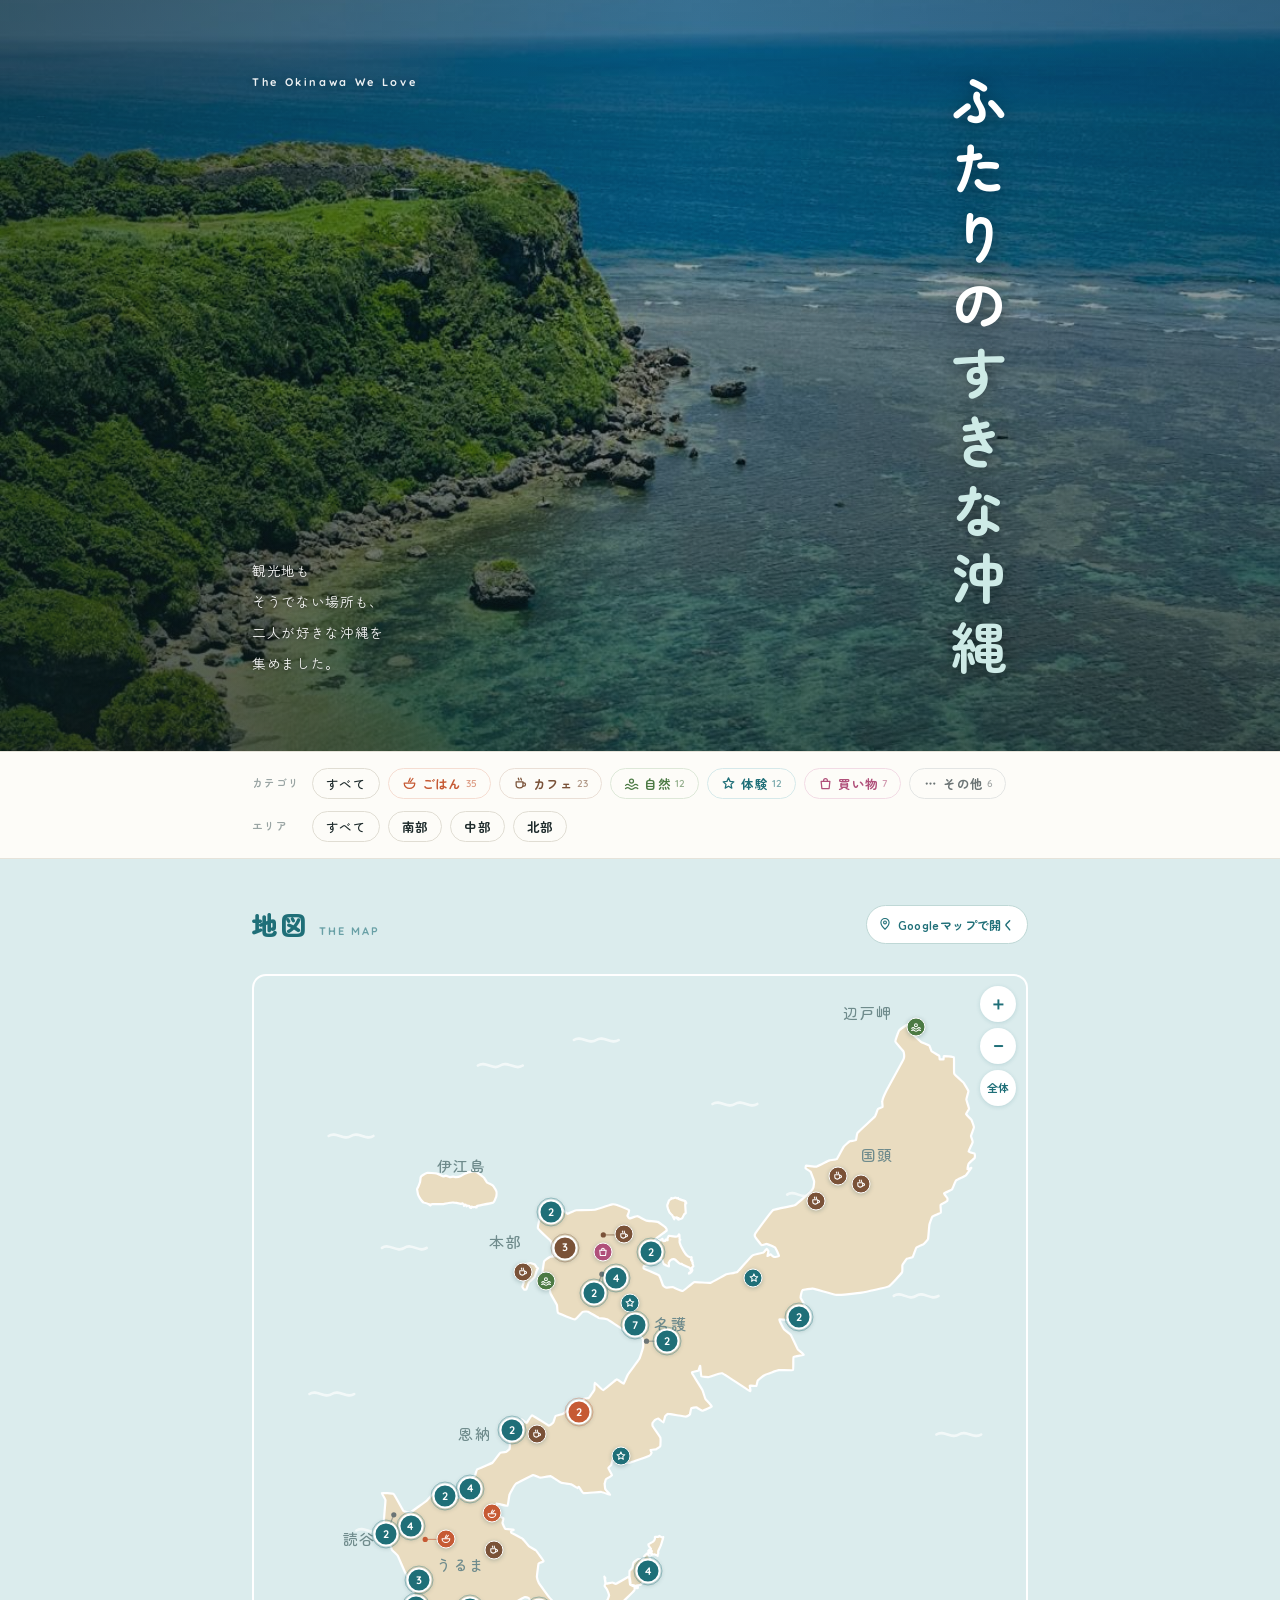
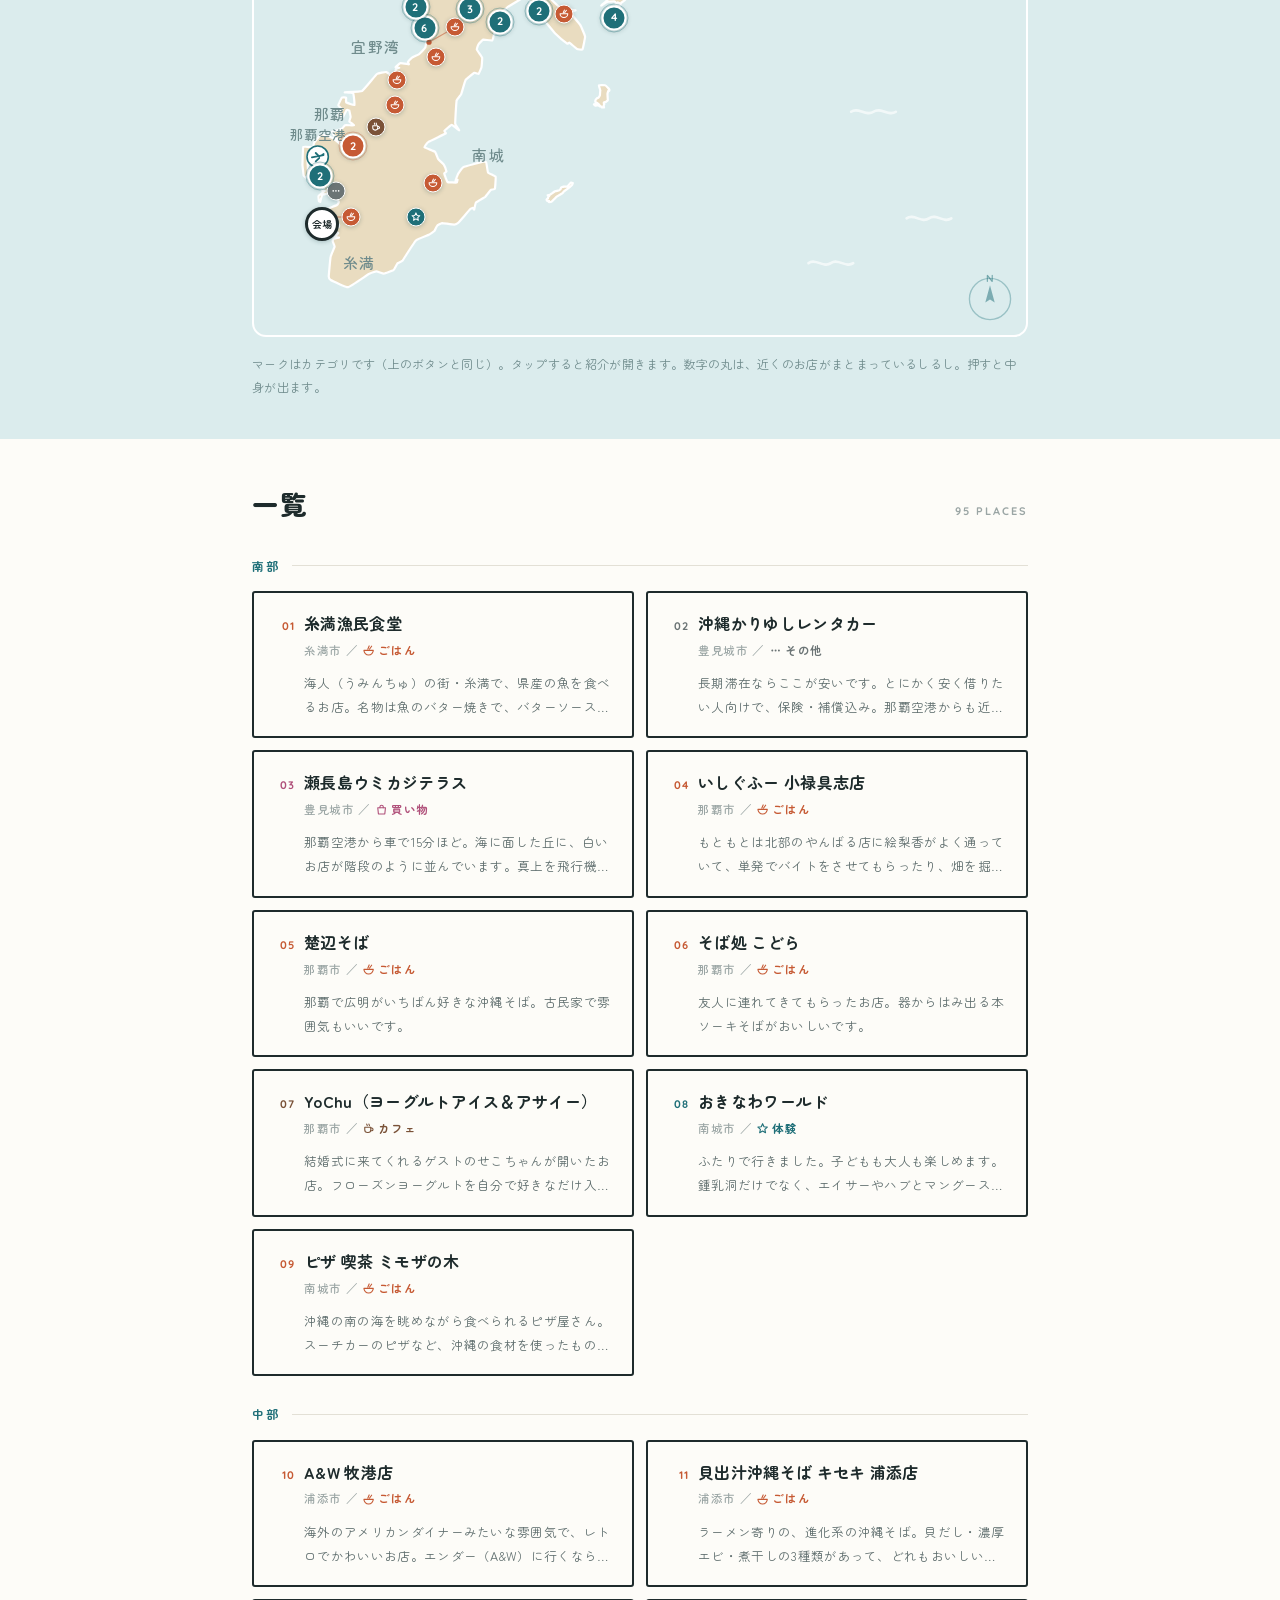
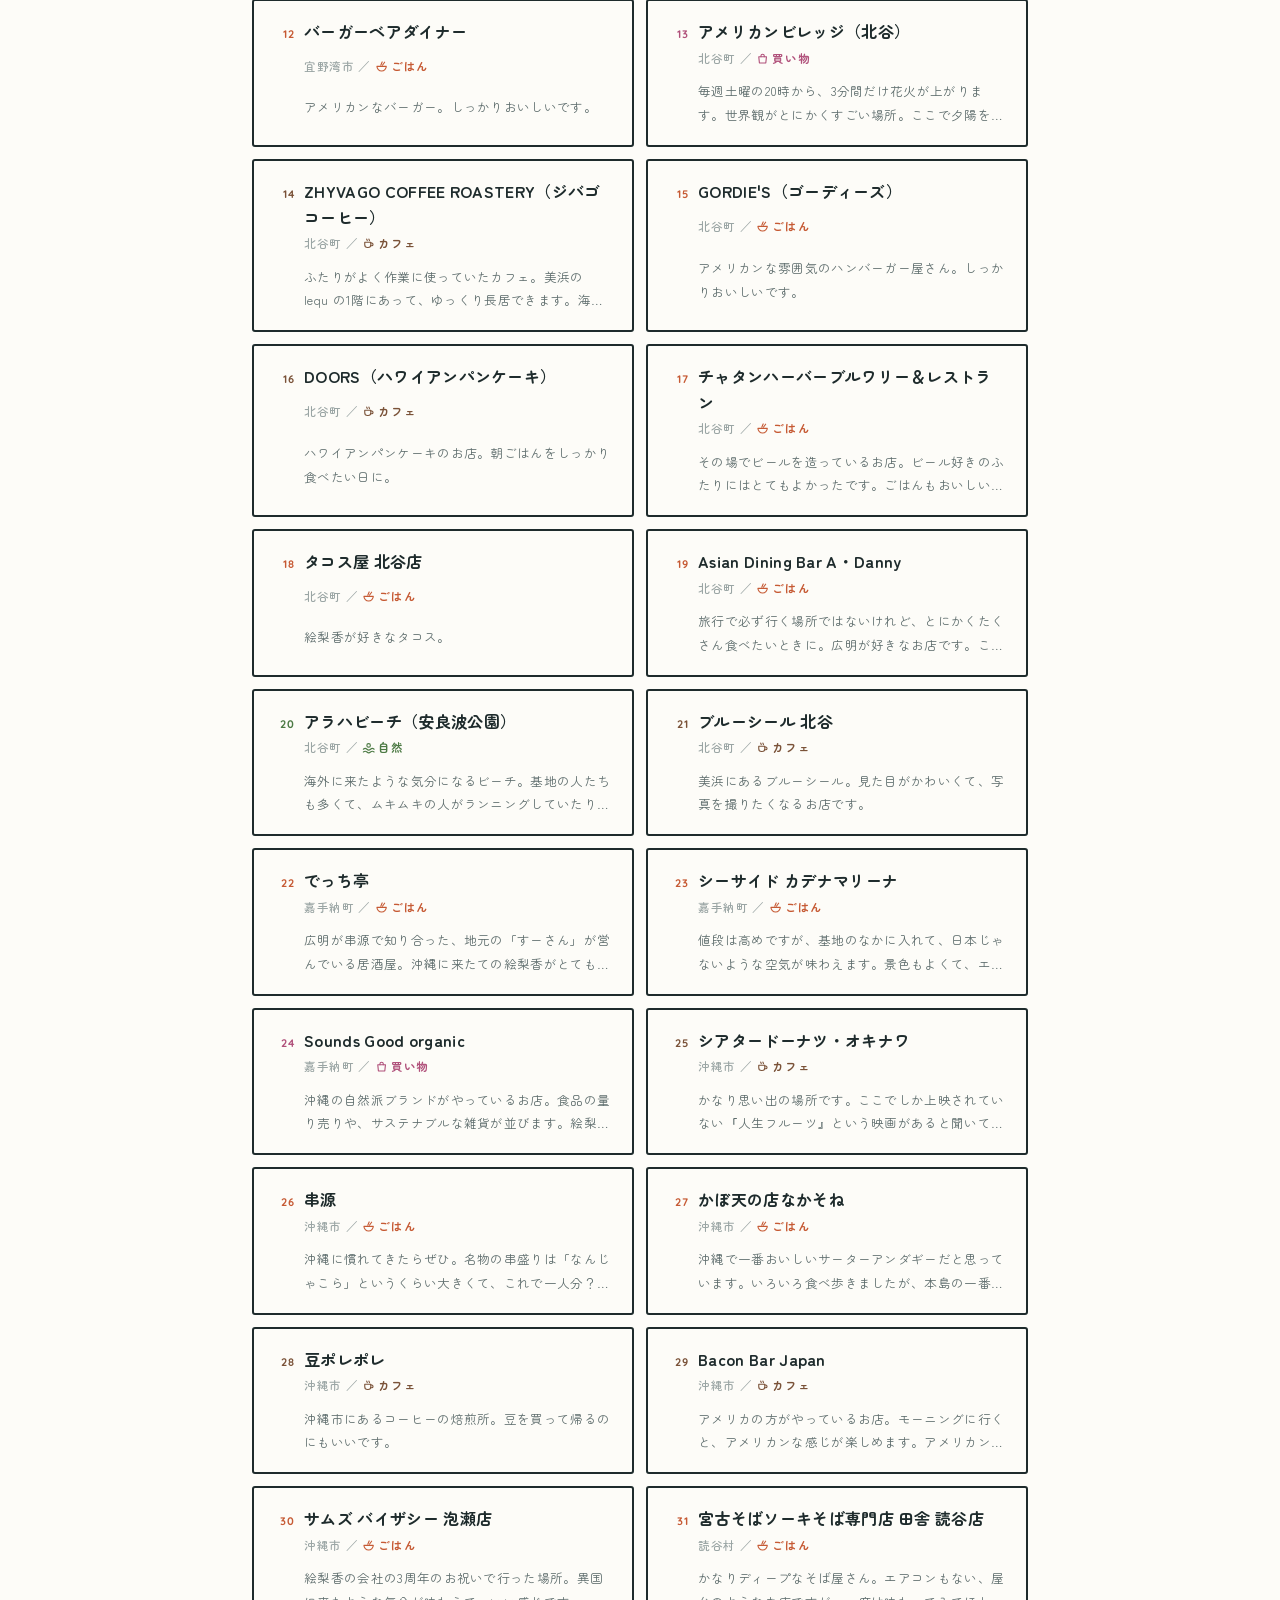
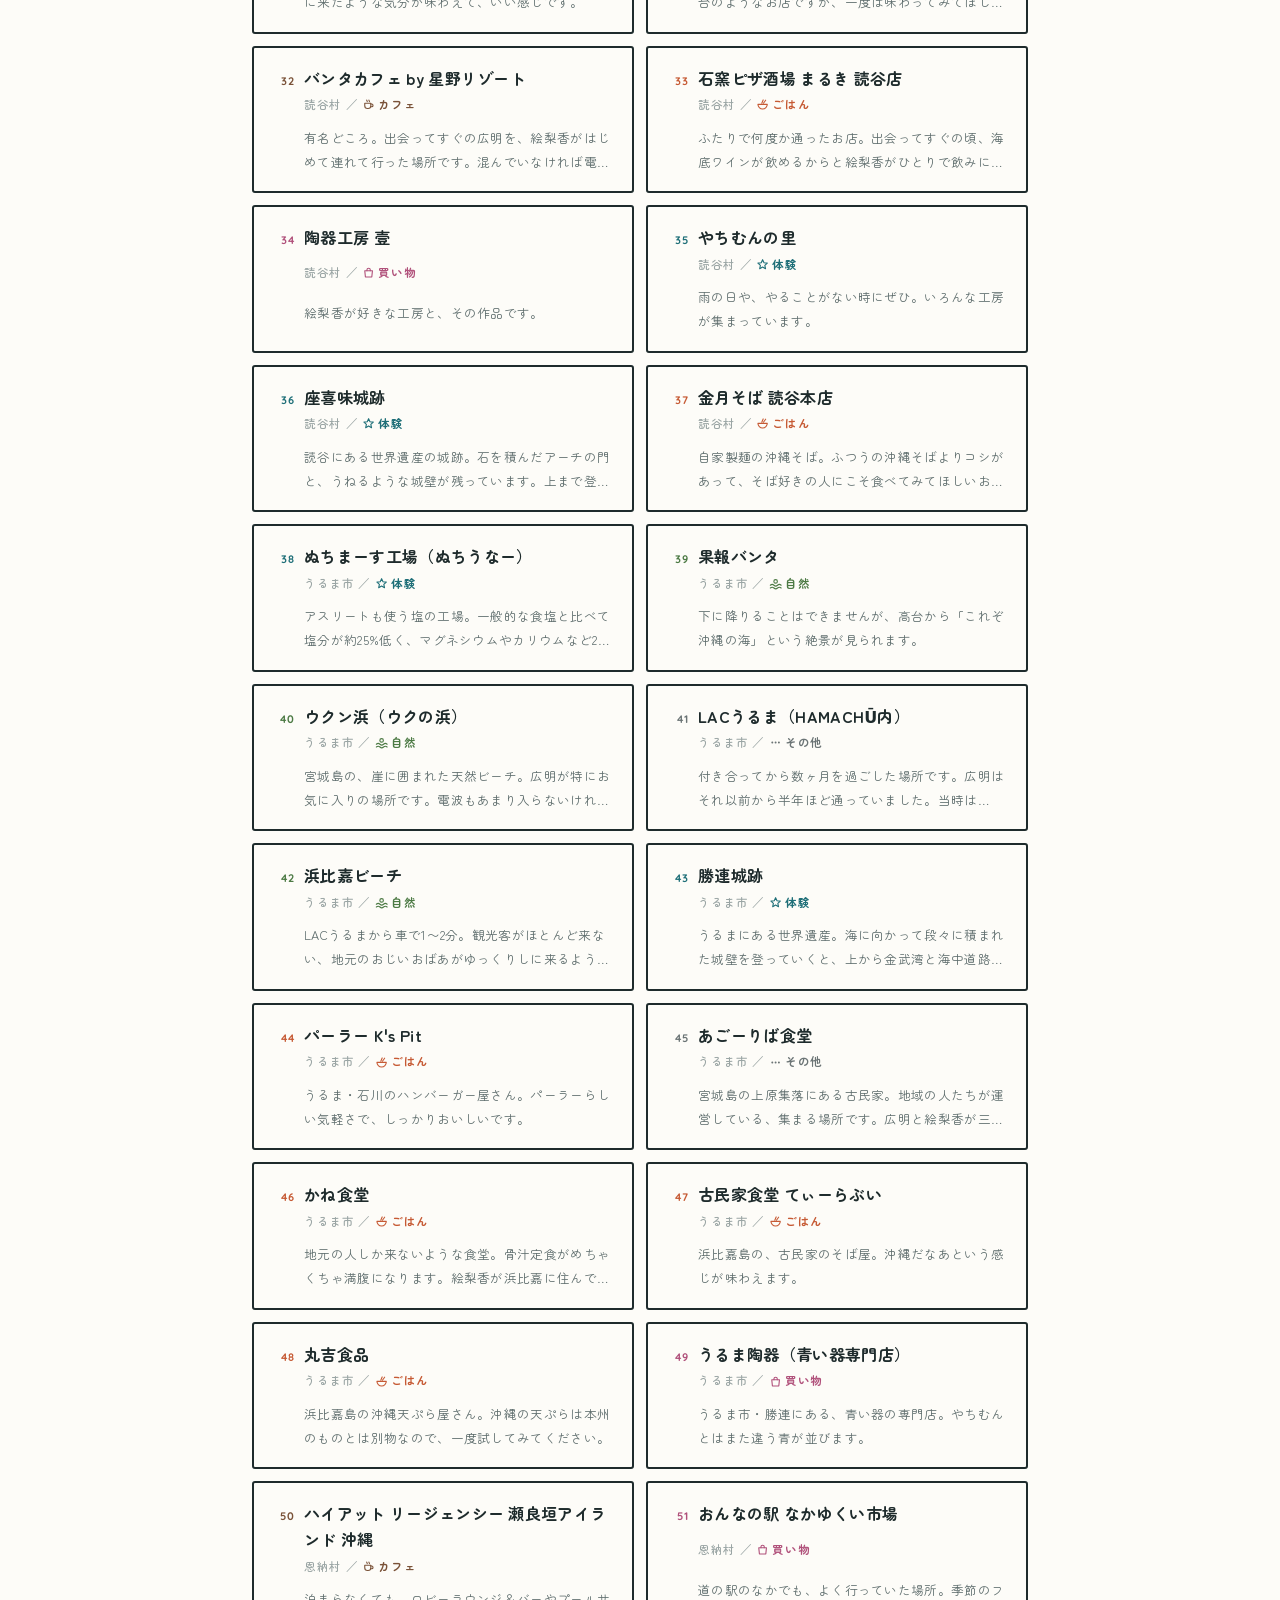
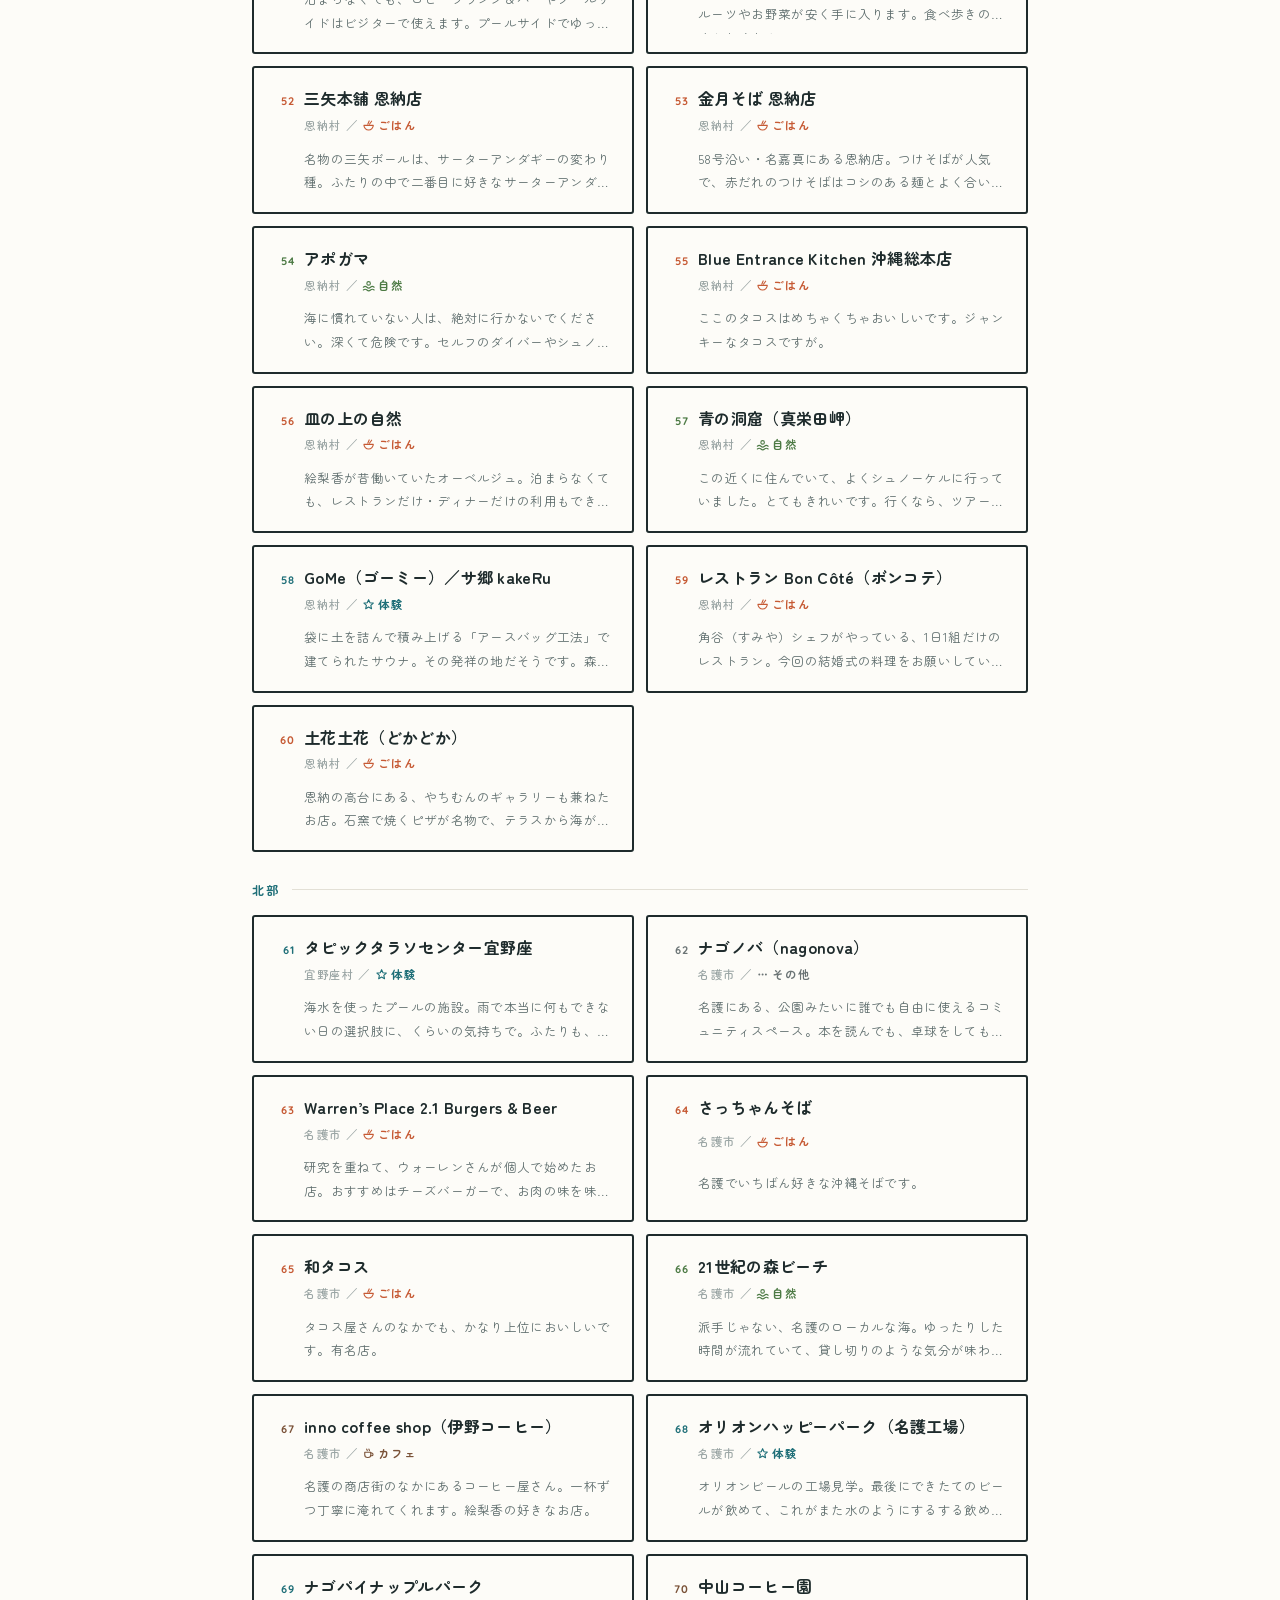
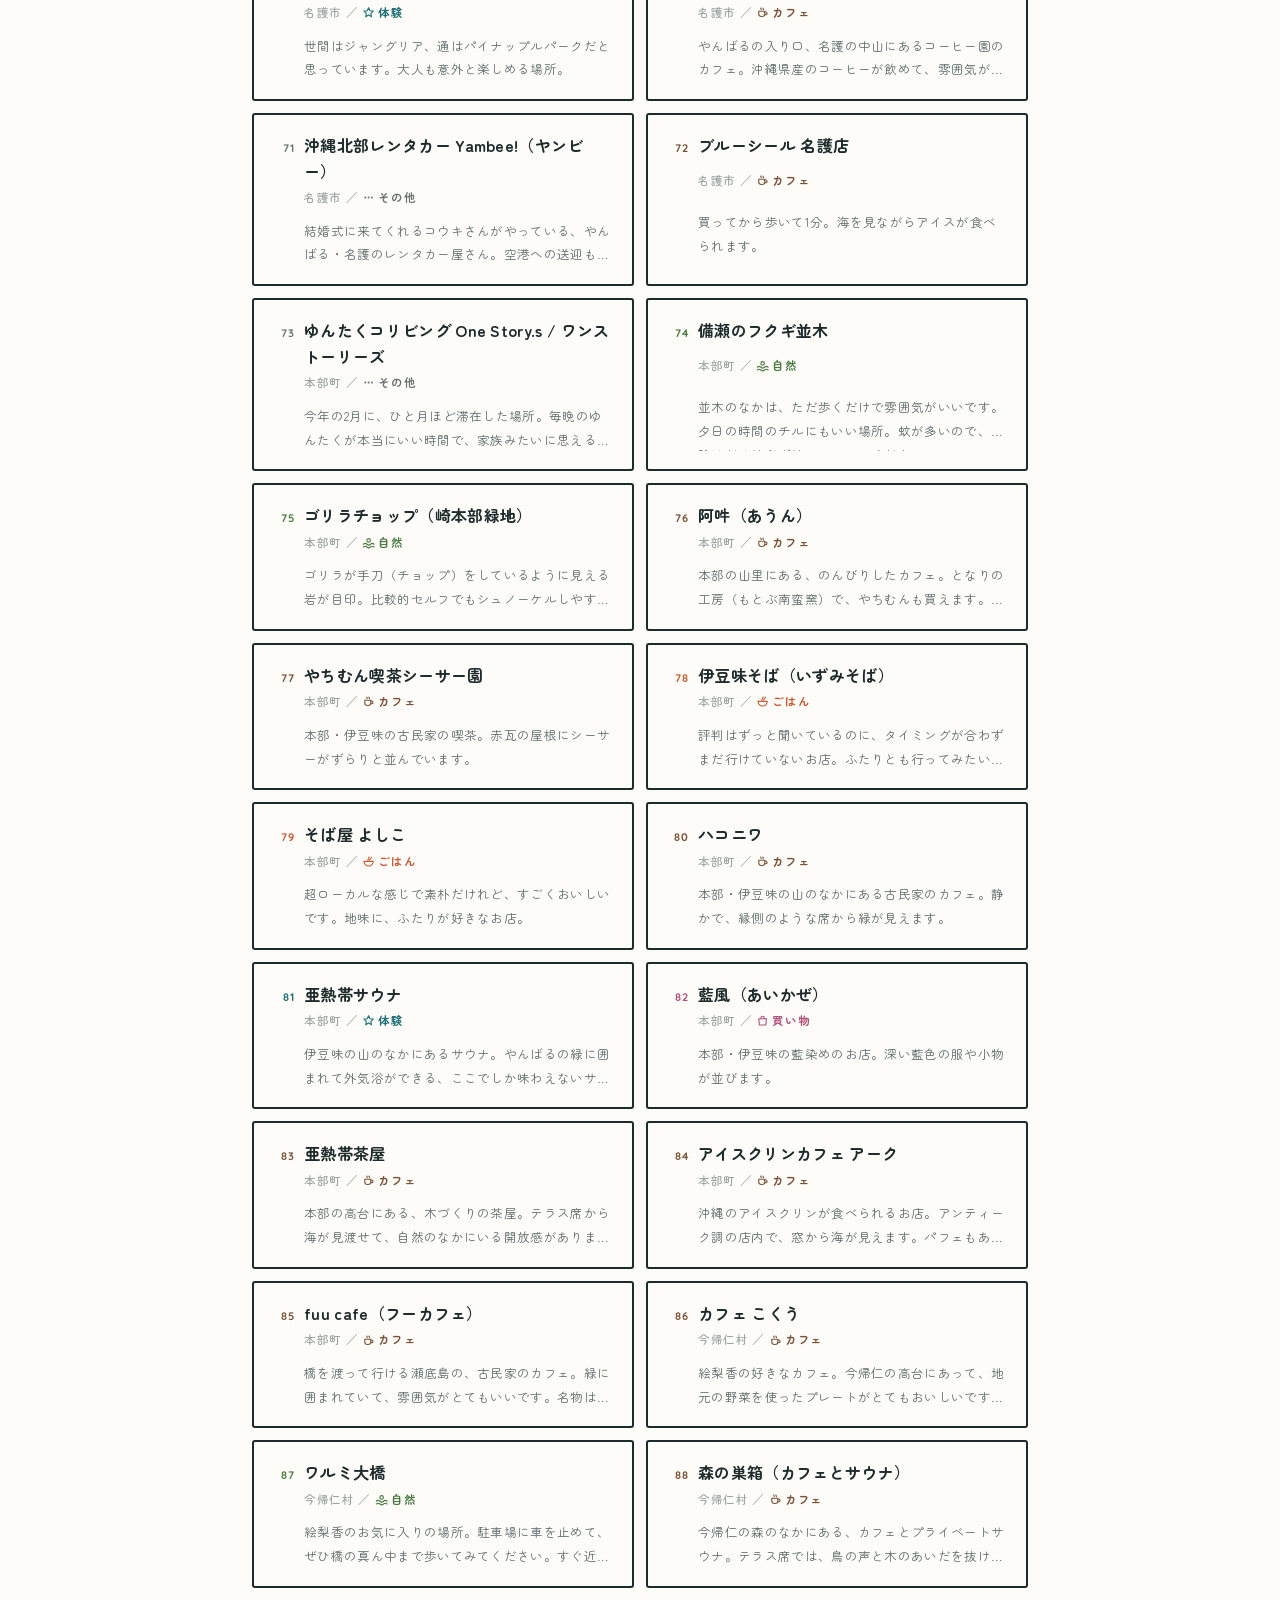
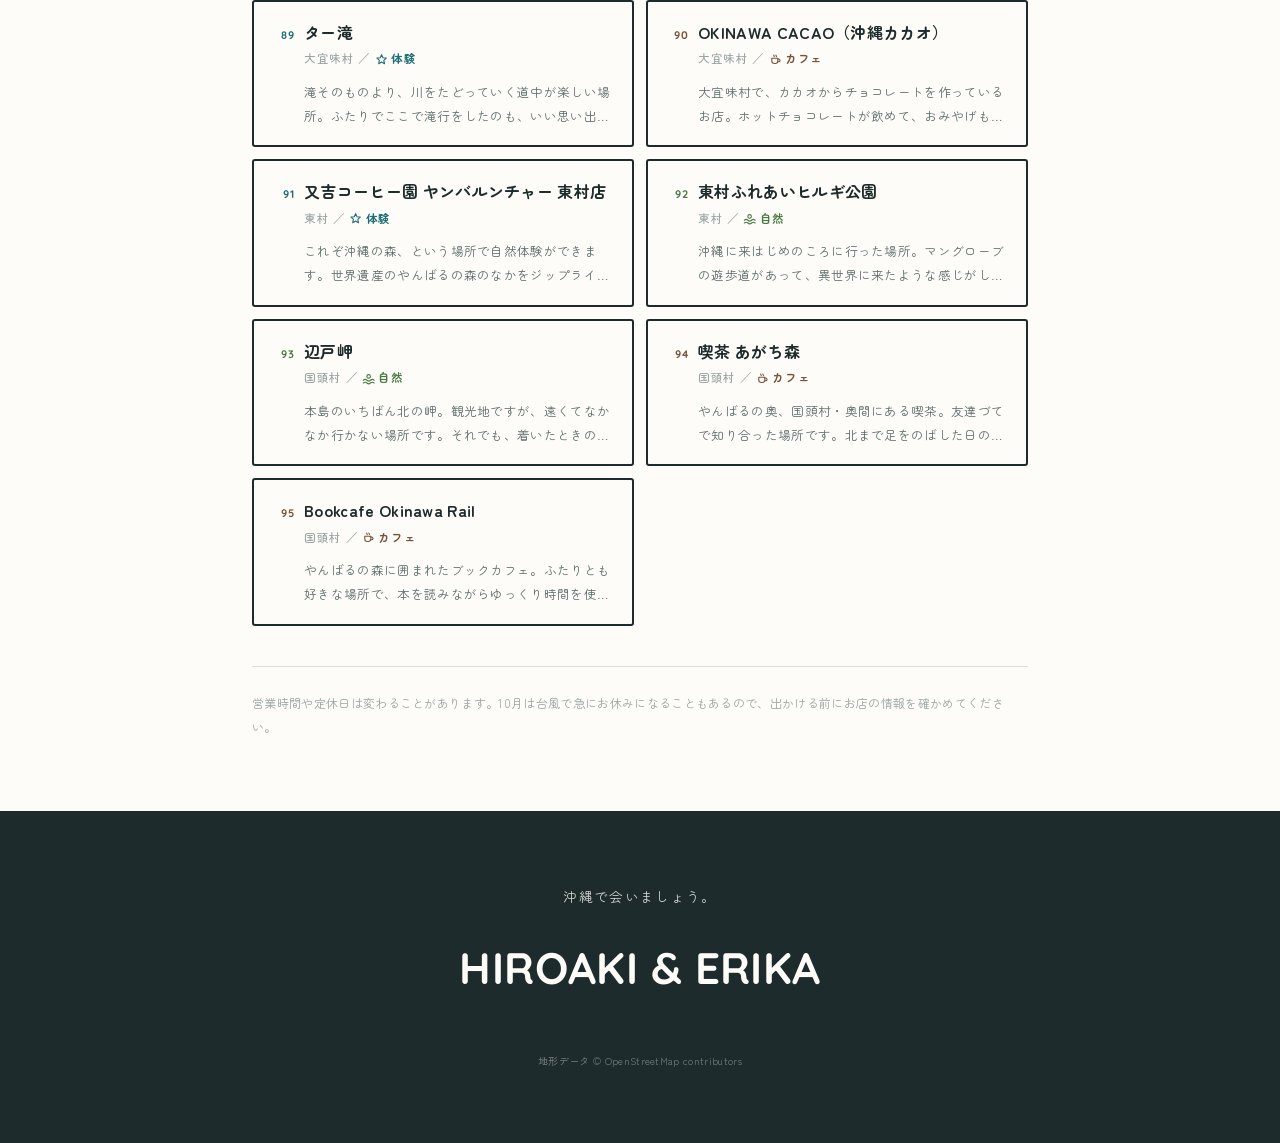
<file: index.html>
<!doctype html>
<html lang="ja">
<head>
<meta charset="utf-8">
<meta name="viewport" content="width=device-width,initial-scale=1">
<meta name="robots" content="noindex,nofollow">
<title>ふたりのすきな沖縄</title>
<link rel="preconnect" href="https://fonts.googleapis.com">
<link rel="preconnect" href="https://fonts.gstatic.com" crossorigin>
<link href="https://fonts.googleapis.com/css2?family=Zen+Maru+Gothic:wght@400;500;700;900&family=Quicksand:wght@500;600;700&display=swap" rel="stylesheet">
<style>
:root{
  --bg:#fdfcf8;
  --ink:#1e2b2c;
  --ink2:#5d6c6c;
  --ink3:#9aa5a4;
  --sea:#1f6f78;
  --sea-pale:#dbeced;
  --sand:#e9dcc0;
  --leaf:#4c7a44;
  --venue:#c0562f;
  --jp:"Zen Maru Gothic",system-ui,sans-serif;
  --en:"Quicksand",system-ui,sans-serif;
  --s1:8px;--s2:16px;--s3:24px;--s4:40px;--s5:72px;--s6:112px;
}
*{box-sizing:border-box;margin:0;padding:0}
[hidden]{display:none!important}
html{-webkit-text-size-adjust:100%}
body{background:var(--bg);color:var(--ink);font-family:var(--jp);line-height:1.95;letter-spacing:.02em;-webkit-font-smoothing:antialiased;overflow-x:hidden}
.wrap{max-width:820px;margin:0 auto;padding:0 22px}

/* ================= ヒーロー（縦書き） ================= */
.hero{position:relative;display:flex;padding:72px 0 64px;min-height:78vh;color:#fff;overflow:hidden;
  background-image:url("img/hero.jpg");background-size:cover;background-position:center 38%}
.hero::after{content:"";position:absolute;inset:0;z-index:0;
  background:
    linear-gradient(95deg,rgba(10,26,28,.46) 0%,rgba(10,26,28,.12) 52%,rgba(10,26,28,.30) 100%),
    linear-gradient(180deg,rgba(10,26,28,.34) 0%,rgba(10,26,28,.22) 42%,rgba(10,26,28,.58) 100%)}
.hero .in{position:relative;z-index:1;max-width:820px;margin:0 auto;padding:0 22px;width:100%;display:flex;justify-content:space-between;gap:var(--s4)}
.hero .side{display:flex;flex-direction:column;justify-content:space-between;padding-bottom:var(--s1)}
.hero .eb{font-family:var(--en);font-weight:700;font-size:11px;letter-spacing:.24em;color:#fff;opacity:.92;text-shadow:0 1px 8px rgba(0,0,0,.45)}
.hero .lead{max-width:13.5em;font-size:13.5px;line-height:2.3;color:#fff;opacity:.95;letter-spacing:.05em;
  text-shadow:0 1px 3px rgba(0,0,0,.5),0 2px 18px rgba(0,0,0,.45)}
.tate{
  writing-mode:vertical-rl;text-orientation:mixed;
  font-weight:700;font-size:clamp(32px,9.8vw,56px);line-height:1.8;letter-spacing:.22em;
  text-shadow:0 2px 18px rgba(0,0,0,.4);
}
.tate span{color:#cdeae6}

/* ================= 絞り込み（上に残る） ================= */
.filters{position:sticky;top:0;z-index:30;background:rgba(253,252,248,.96);backdrop-filter:blur(8px);
  -webkit-backdrop-filter:blur(8px);border-top:1px solid #e6e3da;border-bottom:1px solid #e6e3da;padding:16px 0}
.frow{max-width:820px;margin:0 auto;display:flex;align-items:center}
.frow + .frow{margin-top:12px}
.frow .lab{flex:0 0 auto;width:82px;padding-left:22px;font-size:10.5px;font-weight:700;letter-spacing:.08em;color:var(--ink3)}
.chips{flex:1;min-width:0;display:flex;align-items:center;gap:8px;overflow-x:auto;scrollbar-width:none;padding-right:22px}
.chips::-webkit-scrollbar{display:none}
.chip{
  flex:0 0 auto;display:inline-flex;align-items:baseline;gap:4px;cursor:pointer;
  font-family:var(--jp);font-weight:500;font-size:12.5px;letter-spacing:.02em;white-space:nowrap;
  color:var(--ink);background:transparent;border:1px solid #e0ddd3;border-radius:20px;padding:5px 13px;
  -webkit-tap-highlight-color:transparent;transition:background .15s,color .15s;
}
.chip small{font-family:var(--en);font-weight:600;font-size:10px;color:var(--ink3)}
/* 地方の色 */
/* カテゴリの色 */
.k-food{--cg:#c65a34;--cgp:#f5ddd2}   /* ごはん：赤瓦 */
.k-cafe{--cg:#7a5238;--cgp:#eadfd6}   /* カフェ：コーヒー */
.k-nat {--cg:#4c7a44;--cgp:#dde8d8}   /* 自然：やんばるの森 */
.k-exp {--cg:#1f6f78;--cgp:#d5e9ea}   /* 体験：海 */
.k-shop{--cg:#b0507a;--cgp:#f2dbe5}   /* 買い物：ブーゲンビリア */
.k-etc {--cg:#6b7475;--cgp:#e3e5e4}   /* その他 */
.chip.cat{align-items:center;border-color:var(--cgp);border-width:1.5px;color:var(--cg);font-weight:700}
.chip.cat small{color:var(--cg);opacity:.6}
.chip.cat.on{background:var(--cg);border-color:var(--cg);color:#fff}
.chip.cat.on small{color:#fff;opacity:.8}
b.k-food,b.k-cafe,b.k-nat,b.k-exp,b.k-shop,b.k-etc,.kt{color:var(--cg);font-weight:700}
.ic{flex:0 0 auto;width:1.15em;height:1.15em;fill:none;stroke:currentColor;stroke-width:2;stroke-linecap:round;stroke-linejoin:round}
.chip .ic{width:15px;height:15px;align-self:center;margin-right:1px}
b .ic{display:inline-block;vertical-align:-.2em;margin-right:.25em}
.pin .ic{width:64%;height:64%;stroke:#fff;stroke-width:2.3}
h2.kt{font-weight:900}
.chip.reg{font-weight:700}
.chip.on small{color:var(--sand);opacity:1}
.cityrow .lab{position:relative;height:28px}
@media(max-width:420px){.frow .lab{width:68px;padding-left:18px}.chips{gap:6px;padding-right:18px}}
.cityrow .lab::after{content:"";position:absolute;right:14px;top:-4px;width:12px;height:18px;border-left:2px solid #cfcbc0;border-bottom:2px solid #cfcbc0;border-bottom-left-radius:6px;opacity:.5}

/* ================= 地図 ================= */
.mapsec{background:var(--sea-pale);padding:var(--s4) 0 var(--s4)}
body.onlymap .hero,body.onlymap .filters,body.onlymap .list,body.onlymap footer{display:none}
body.onlymap .mapsec .hd,body.onlymap .maphint{display:none}
body.onlymap .mapsec{padding:10px 0 12px}
.hd{display:flex;align-items:baseline;justify-content:space-between;gap:var(--s2)}
.hd h2{font-weight:900;font-size:26px;letter-spacing:.06em}
.hd span{font-family:var(--en);font-weight:700;font-size:11px;letter-spacing:.18em;color:var(--ink3)}
.mapsec .hd{align-items:center}
.mapsec .hd h2{color:var(--sea)}
.mapsec .hd span{color:var(--sea);opacity:.6}
.mapbox{margin-top:var(--s3);border-radius:14px;overflow:hidden;background:var(--sea-pale);border:2px solid #fff}
.maphint{margin-top:var(--s2);font-size:12px;line-height:1.9;color:#6f8b8c}
.hdl{display:flex;align-items:baseline;gap:12px;min-width:0}
.gmaplink{flex:0 0 auto;display:inline-flex;align-items:center;gap:6px;white-space:nowrap;
  font-size:12px;font-weight:700;letter-spacing:.03em;color:var(--sea);text-decoration:none;
  border:1px solid #bfd8d6;border-radius:20px;background:#fff;padding:7px 13px 7px 11px;transition:background .15s}
.gmaplink svg{width:14px;height:14px;fill:none;stroke:var(--sea);stroke-width:1.9;stroke-linecap:round;stroke-linejoin:round}
@media(hover:hover){.gmaplink:hover{background:#eef6f5}}
@media(max-width:420px){.gmaplink{font-size:11px;padding:6px 11px 6px 9px}.hdl{gap:8px}}

.illmap{
  position:relative;width:100%;aspect-ratio:724/900;overflow:hidden;
  touch-action:pan-y;cursor:grab;-webkit-user-select:none;user-select:none;
}
.illmap.zoomed{touch-action:none}
.illmap.dragging{cursor:grabbing}
.illmap .leads{position:absolute;inset:0;width:100%;height:100%;z-index:2;pointer-events:none;overflow:visible}
.illmap .leads line{stroke:var(--cg,var(--sea));stroke-width:1.2;opacity:.55}
.illmap .leads circle{fill:var(--cg,var(--sea))}
.illmap > svg:not(.compass):not(.leads){position:absolute;inset:0;width:100%;height:100%;display:block;transform-origin:0 0}

.illmap .land path{fill:var(--sand);stroke:#fff;stroke-width:var(--sw,2.4px);stroke-linejoin:round;vector-effect:non-scaling-stroke}
.illmap .landshadow{display:none}
.illmap .placenames text{font-family:var(--jp);font-weight:500;font-size:calc(14px / var(--k,1));letter-spacing:.1em;fill:#6f8b8c}
.illmap .placenames text.lv2{opacity:0;transition:opacity .3s;font-size:calc(12.5px / var(--k,1))}
.illmap.detail .placenames text.lv2{opacity:.85}
.illmap .airport circle{fill:#fff;stroke:var(--sea);stroke-width:1.6;vector-effect:non-scaling-stroke}
.illmap .airport path{stroke:var(--sea)}
.illmap .airport text{font-family:var(--jp);font-weight:500;font-size:12.5px;letter-spacing:.08em;fill:#6f8b8c}
.illmap .compass{position:absolute;right:12px;bottom:12px;z-index:7;width:48px;height:48px;pointer-events:none;overflow:visible}
.illmap .compass circle{stroke:var(--sea);opacity:.35}
.illmap .compass path{fill:var(--sea);opacity:.5}
.illmap .compass text{font-family:var(--en);font-weight:700;font-size:12px;fill:var(--sea);opacity:.55}

.mapctl{position:absolute;right:10px;top:10px;z-index:8;display:flex;flex-direction:column;gap:6px}
.mapctl button{
  width:36px;height:36px;border-radius:50%;cursor:pointer;border:0;background:#fff;color:var(--sea);
  font-family:var(--en);font-weight:700;font-size:18px;line-height:1;display:flex;align-items:center;justify-content:center;
  box-shadow:0 1px 4px rgba(31,111,120,.18);-webkit-tap-highlight-color:transparent;
}
.mapctl button:active{background:var(--sea);color:#fff}
.mapctl button.reset{font-family:var(--jp);font-size:11px}
.zoomhint{position:absolute;left:12px;top:12px;z-index:8;pointer-events:none;font-family:var(--en);font-weight:700;font-size:11px;color:var(--sea);opacity:.6}

.pin{
  position:absolute;transform:translate(-50%,-50%);z-index:3;
  width:26px;height:26px;border-radius:50%;background:var(--cg,var(--sea));border:2px solid #fff;
  display:flex;align-items:center;justify-content:center;cursor:pointer;
  font-family:var(--en);font-weight:700;font-size:11px;color:#fff;letter-spacing:0;
  box-shadow:0 1px 4px rgba(20,60,64,.25);
  transition:transform .2s cubic-bezier(.19,1,.22,1),background .15s;
  -webkit-tap-highlight-color:transparent;
}
.illmap:not(.detail) .pin:not(.venue){width:19px;height:19px;font-size:8.5px;border-width:1.5px}
.pin.act{transform:translate(-50%,-50%) scale(1.25);z-index:6;box-shadow:0 0 0 2px #fff,0 0 0 4px var(--cg,var(--sea))}
.cpin{position:absolute;transform:translate(-50%,-50%);z-index:5;width:25px;height:25px;border-radius:50%;
  background:var(--sea);border:2px solid #fff;color:#fff;display:flex;align-items:center;justify-content:center;
  font-family:var(--en);font-weight:700;font-size:11px;cursor:pointer;
  box-shadow:0 1px 5px rgba(20,60,64,.3);-webkit-tap-highlight-color:transparent}
.cpin.solo{background:var(--cg,var(--sea))}
.ghd2{font-size:15px;font-weight:700;letter-spacing:.04em;margin-bottom:var(--s2)}
.glist{display:flex;flex-direction:column;gap:2px;max-height:52vh;overflow-y:auto;margin:0 -6px}
.grow{display:flex;align-items:flex-start;gap:10px;width:100%;text-align:left;cursor:pointer;
  background:none;border:0;border-radius:8px;padding:11px 6px;font-family:var(--jp);color:var(--ink)}
.grow + .grow{border-top:1px solid #efece3}
@media(hover:hover){.grow:hover{background:#f4f1e9}}
.grow .gno{flex:0 0 auto;font-family:var(--en);font-weight:700;font-size:11px;padding-top:3px;color:var(--cg,var(--sea))}
.gtxt{display:flex;flex-direction:column;min-width:0}
.gname{font-size:14px;font-weight:700;line-height:1.5}
.gmeta{margin-top:2px;font-size:11px;font-weight:500;letter-spacing:.04em;color:var(--ink3)}
.gmeta b{color:var(--cg,var(--sea))}
.gmeta .ic{width:11px;height:11px;vertical-align:-1px;margin-right:2px}
.cpin::after{content:"";position:absolute;inset:-4px;border-radius:50%;border:1px solid var(--cg,var(--sea));opacity:.35}
.illmap.detail .cpin{width:29px;height:29px;font-size:12px}
.pin.venue{width:34px;height:34px;background:#fff;border:3px solid var(--ink);color:var(--ink);
  font-family:var(--jp);font-size:10px;z-index:4;cursor:default}
.plabel{
  position:absolute;z-index:2;pointer-events:none;white-space:nowrap;
  font-size:11px;font-weight:500;letter-spacing:.02em;color:var(--ink);
  background:#fff;border-radius:3px;padding:2px 7px;box-shadow:0 1px 3px rgba(20,60,64,.12);
  opacity:0;transition:opacity .25s;max-width:170px;overflow:hidden;text-overflow:ellipsis;
}
.illmap.detail .plabel{opacity:1}

/* ================= 一覧 ================= */
.list{padding:var(--s4) 0 var(--s5)}
.list .hd{margin-bottom:var(--s3)}
.list .hd .r{display:flex;align-items:baseline;gap:var(--s2)}
#resetBtn{background:none;border:0;border-bottom:1px solid var(--ink3);font-family:var(--jp);font-size:12px;color:var(--ink2);cursor:pointer;padding:0 0 1px}
.grid{display:grid;gap:12px}
.ghd{grid-column:1/-1;display:flex;align-items:center;gap:12px;margin:14px 0 2px;
  font-size:12px;font-weight:700;letter-spacing:.16em;color:var(--sea)}
.ghd::after{content:"";flex:1;height:1px;background:#e0ddd3;opacity:.9}
.grid > .ghd:first-child{margin-top:0}
@media(min-width:900px){.grid{grid-template-columns:1fr 1fr}}
.cell{display:grid;grid-template-columns:24px 1fr;column-gap:10px;border:2px solid var(--ink);border-radius:3px;padding:18px 20px 18px 16px;cursor:pointer;background:var(--bg);transition:background .15s,color .15s}
.cell > *{grid-column:2}
.cell > .no{grid-column:1;grid-row:1 / span 3;text-align:right;padding-top:5px;margin:0}
@media(hover:hover){
  .cell:hover{background:var(--ink);color:var(--bg)}
  .cell:hover .m,.cell:hover p{color:inherit;opacity:.85}
  .cell:hover .no{color:var(--sand)}
}
.cell .no{font-family:var(--en);font-weight:700;font-size:11px;letter-spacing:.04em;color:var(--cg,var(--sea))}
.cell h3{font-weight:700;font-size:16px;line-height:1.6}
.cell .m{margin-top:2px;font-size:11.5px;font-weight:500;letter-spacing:.06em;color:var(--ink3)}
.cell p{margin-top:10px;font-size:12.5px;line-height:1.9;color:var(--ink2);
  display:-webkit-box;-webkit-line-clamp:2;-webkit-box-orient:vertical;overflow:hidden}
.empty{padding:var(--s4) 0;text-align:center;font-size:13px;color:var(--ink3)}

/* ================= 詳細シート ================= */
.sheet-bg{position:fixed;inset:0;background:rgba(20,32,32,.5);z-index:60;opacity:0;transition:opacity .25s}
.sheet-bg.on{opacity:1}
.sheet{
  position:fixed;left:50%;bottom:0;transform:translate(-50%,100%);
  width:min(560px,100%);max-height:88vh;overflow-y:auto;z-index:61;background:var(--bg);
  border-top:3px solid var(--ink);transition:transform .32s cubic-bezier(.19,1,.22,1);
}
.sheet.on{transform:translate(-50%,0)}
.sheet .grab{width:40px;height:4px;border-radius:4px;background:#dcd8cd;margin:10px auto 0}
.sheet .photo{margin:16px 22px 0;border-radius:3px;overflow:hidden;background:var(--sea-pale);aspect-ratio:4/3}
.sheet .photo img{width:100%;height:100%;object-fit:cover;display:block}
.sheet .cred{margin:6px 22px 0;font-size:9.5px;color:var(--ink3);text-align:right}
.sheet .body{padding:22px 22px 32px}
.sheet .sno{font-family:var(--en);font-weight:700;font-size:12px;letter-spacing:.14em;color:var(--cg,var(--sea))}
.sheet h3{margin-top:4px;font-weight:900;font-size:21px;line-height:1.55}
.sheet .meta{margin-top:8px;display:flex;align-items:center;flex-wrap:wrap;gap:6px;font-size:12px;font-weight:500;color:var(--ink3)}
.sheet .meta i{display:none}
.sheet .meta .sep{opacity:.4}
.sheet .desc{margin-top:var(--s3);font-size:14px;line-height:2.2;color:var(--ink2)}
.sheet .tags{margin-top:var(--s2);display:flex;flex-wrap:wrap;gap:6px}
.sheet .tag{font-size:11px;background:var(--sea-pale);color:var(--sea);padding:4px 10px;border-radius:2px}
.sheet .web{display:inline-block;margin-top:var(--s3);font-size:12.5px;color:var(--sea);text-decoration:none;border-bottom:1px solid currentColor;padding-bottom:1px}
.sheet .acts{margin-top:var(--s4);display:flex;gap:10px}
.sheet .acts a,.sheet .acts button{
  flex:1;text-align:center;font-family:var(--jp);font-weight:700;font-size:13.5px;letter-spacing:.04em;
  padding:15px 10px;border-radius:3px;text-decoration:none;cursor:pointer;border:2px solid var(--ink);
}
.sheet .acts .go{flex:1.6;background:var(--ink);color:var(--bg)}
.sheet .acts .close{background:var(--bg);color:var(--ink)}
@media(min-width:600px){
  .sheet{bottom:auto;top:50%;transform:translate(-50%,-44%);opacity:0;border:3px solid var(--ink);border-radius:4px;pointer-events:none;transition:transform .3s cubic-bezier(.19,1,.22,1),opacity .2s}
  .sheet.on{transform:translate(-50%,-50%);opacity:1;pointer-events:auto}
  .sheet .grab{display:none}
}

/* ================= footer ================= */
.list .note{margin-top:var(--s4);padding-top:var(--s3);border-top:1px solid #e0ddd3;
  font-size:12px;line-height:2;color:var(--ink3)}
footer{background:var(--ink);color:var(--bg);padding:var(--s5) 0 var(--s5);text-align:center}
footer .m{font-size:13.5px;letter-spacing:.1em;opacity:.8}
footer .n{margin-top:var(--s2);font-family:var(--en);font-weight:700;font-size:clamp(26px,8vw,44px);letter-spacing:.01em}
footer .c{margin-top:var(--s4);font-size:10px;opacity:.4}

@media (prefers-reduced-motion:reduce){*{transition:none!important}}
</style>
</head>
<body>

<header class="hero" id="hero">
  <div class="in">
    <div class="side">
      <p class="eb">The Okinawa We Love</p>
      <p class="lead">観光地も<br>そうでない場所も、<br>二人が好きな沖縄を<br>集めました。</p>
    </div>
    <h1 class="tate">ふたりの<span>すきな沖縄</span></h1>
  </div>
</header>

<div class="filters" id="filters">
  <div class="frow"><span class="lab">カテゴリ</span><div class="chips" id="fCat"></div></div>
  <div class="frow"><span class="lab">エリア</span><div class="chips" id="fArea"></div></div>
  <div class="frow cityrow" id="cityRow" hidden><span class="lab"></span><div class="chips" id="fCity"></div></div>
</div>

<section class="mapsec"><div class="wrap">
  <div class="hd">
    <div class="hdl"><h2>地図</h2><span>THE MAP</span></div>
    <a class="gmaplink" href="https://www.google.com/maps/d/viewer?mid=1wGzL0paoG4vkcsou38G9CFgIh-5ux3s" target="_blank" rel="noopener">
      <svg viewBox="0 0 24 24" aria-hidden="true"><path d="M12 21s7-6.4 7-11.5A7 7 0 0 0 5 9.5C5 14.6 12 21 12 21z"/><circle cx="12" cy="9.3" r="2.4"/></svg>
      Googleマップで開く
    </a>
  </div>
  <div class="mapbox"><div class="illmap" id="illmap"></div></div>
  <p class="maphint" id="mapHint"></p>
</div></section>

<section class="list"><div class="wrap">
  <div class="hd"><h2 id="listTitle">一覧</h2><div class="r"><button id="resetBtn" hidden>絞り込みを外す</button><span id="count"></span></div></div>
  <div class="grid" id="cards"></div>
  <p class="empty" id="empty" hidden>この組み合わせの場所はありません。</p>
  <p class="note">営業時間や定休日は変わることがあります。10月は台風で急にお休みになることもあるので、出かける前にお店の情報を確かめてください。</p>
</div></section>

<footer>
  <p class="m">沖縄で会いましょう。</p>
  <div class="n">HIROAKI &amp; ERIKA</div>
  <p class="c">地形データ © OpenStreetMap contributors</p>
</footer>

<div class="sheet-bg" id="sheetBg" hidden></div>
<div class="sheet" id="sheet" hidden role="dialog" aria-modal="true"></div>

<script>
/* =========================================================================
   スポットのデータ。ここを書き換えるだけで、一覧も地図も更新されます。
   lat / lng … 地図のピンの位置
   ※ サンプルの座標はおおよそです。「マップ」ボタンは名前でGoogle検索するので、
      ナビ自体はピンの精度に関係なく正しい場所に飛びます。
   ========================================================================= */
const VENUE = { name:"美々ビーチいとまん", lat:26.13323, lng:127.65050 };

const SPOTS = [
  { name:"ハイアット リージェンシー 瀬良垣アイランド 沖縄", city:"恩納村", area:"中部", cat:"カフェ", when:["前日","翌日"], by:"both",
    lat:26.494987, lng:127.873100, gmap:"https://maps.app.goo.gl/GrHUUdSmbpEDLFVs9",
    comment:"泊まらなくても、ロビーラウンジ＆バーやプールサイドはビジターで使えます。プールサイドでゆっくりドリンクを飲みながら、リゾート気分を味わうのがおすすめ。海も見えます。", tags:["日帰りでもOK","プールサイド","海が見える"], min:70, todo:false },
  { name:"ぬちまーす工場（ぬちうなー）", city:"うるま市", area:"中部", cat:"体験", when:["翌日"], by:"both",
    lat:26.372847, lng:127.989555, gmap:"https://maps.app.goo.gl/92H9vyeU41FSLVhb9",
    comment:"アスリートも使う塩の工場。一般的な食塩と比べて塩分が約25%低く、マグネシウムやカリウムなど21種類の海洋ミネラルがそのまま豊富に含まれています。夏の熱中症対策にも、普段の栄養補給にも。", tags:["工場見学","おみやげ"], min:80, todo:false },
  { name:"ゆんたくコリビング One Story.s / ワンストーリーズ", city:"本部町", area:"北部", cat:"その他", when:["前日","翌日"], by:"both",
    lat:26.701063, lng:127.894981, gmap:"https://maps.app.goo.gl/QQ6XtWrVJXiwYqdH7",
    comment:"今年の2月に、ひと月ほど滞在した場所。毎晩のゆんたくが本当にいい時間で、家族みたいに思える人たちができました。オーナーご夫婦とご家族も、今回ゲストとして来てくれます。", tags:["泊まれる","思い出の場所"], min:120, todo:false },
  { name:"備瀬のフクギ並木", city:"本部町", area:"北部", cat:"自然", when:["前日","翌日"], by:"both",
    lat:26.700535, lng:127.880211, gmap:"https://maps.app.goo.gl/UkrVZFpZaudwgdN2A",
    comment:"並木のなかは、ただ歩くだけで雰囲気がいいです。夕日の時間のチルにもいい場所。蚊が多いので、虫除けだけは必ず持っていってください。", tags:["虫除け必須","夕日"], min:120, todo:false },
  { name:"ナゴノバ（nagonova）", city:"名護市", area:"北部", cat:"その他", when:["前日","翌日"], by:"both",
    lat:26.605425, lng:127.971848, gmap:"https://maps.app.goo.gl/8s8DZ7331zFu2Bvm9",
    comment:"名護にある、公園みたいに誰でも自由に使えるコミュニティスペース。本を読んでも、卓球をしても、ただ座っているだけでもいい場所です。フリーマーケットやミュージックナイト、ワークショップも開かれています。火〜土 10:00〜21:00 ／ 日 10:00〜18:00、月曜休み。", tags:["誰でも入れる","イベントあり","月曜休み"], min:120, todo:false },
  { name:"果報バンタ", city:"うるま市", area:"中部", cat:"自然", when:["前日","翌日"], by:"both",
    lat:26.3606732, lng:127.9922613, gmap:"https://maps.app.goo.gl/RTPuzpCKofyFdG6bA",
    comment:"下に降りることはできませんが、高台から「これぞ沖縄の海」という絶景が見られます。", tags:["絶景"], min:80, todo:false },
  { name:"ウクン浜（ウクの浜）", city:"うるま市", area:"中部", cat:"自然", when:["前日","翌日"], by:"h",
    lat:26.367086, lng:127.989365, gmap:"https://maps.app.goo.gl/AtpGMwTRX8Bkjqfz8", web:"https://www.otv.co.jp/okitive/article/38119/",
    comment:"宮城島の、崖に囲まれた天然ビーチ。広明が特にお気に入りの場所です。電波もあまり入らないけれど、「何もない」がそこにあります。浜まで車では行けず、途中から土の道を歩きます。監視員もシャワーもトイレもなく、離岸流が起きやすいので、海に入るならライフジャケットを。", tags:["穴場","電波が弱い","歩いて向かう","設備なし"], min:80, todo:false },
  { name:"LACうるま（HAMACHŪ内）", city:"うるま市", area:"中部", cat:"その他", when:["前日","翌日"], by:"both",
    lat:26.325302, lng:127.953285, gmap:"https://maps.app.goo.gl/rdDCsZghLQ4vY1kq7",
    comment:"付き合ってから数ヶ月を過ごした場所です。広明はそれ以前から半年ほど通っていました。当時は LivingAnywhere Commons というサービスがあって、月3万円で全国の拠点に泊まれました（今はもうありません）。もともとは浜比嘉中学校の廃校舎を活かした建物です。ここでの出会いも本当によくて、その人たちも結婚式に来てくれます。", tags:["泊まれる","思い出の場所","元・廃校"], min:70, todo:false },
  { name:"浜比嘉ビーチ", city:"うるま市", area:"中部", cat:"自然", when:["前日","翌日"], by:"both",
    lat:26.320984, lng:127.953651, gmap:"https://maps.app.goo.gl/5SJvZKzQuf5pkJ3q7",
    comment:"LACうるまから車で1〜2分。観光客がほとんど来ない、地元のおじいおばあがゆっくりしに来るような穏やかなビーチです。「何もないのがいい」が味わえるので、沖縄を遊び尽くした人にこそ行ってみてほしい場所。8月に滞在していたときは、ここでウミホタルを見ながら星を眺められました。", tags:["穴場","夜がいい"], min:70, todo:false },
  { name:"シアタードーナツ・オキナワ", city:"沖縄市", area:"中部", cat:"カフェ", when:["前日","翌日"], by:"both",
    lat:26.336189, lng:127.800674, gmap:"https://maps.app.goo.gl/pwhHV3fpKpEvXiYJ9",
    comment:"かなり思い出の場所です。ここでしか上映されていない『人生フルーツ』という映画があると聞いて、まだ付き合う前の広明がひとりで見に行きました。とてもよかったからと、後日、絵梨香を連れて見せに来てくれた場所です。雨の日の予定にもおすすめ。", tags:["雨の日OK","映画が見られる","思い出の場所"], min:55, todo:false },
  { name:"串源", city:"沖縄市", area:"中部", cat:"ごはん", when:["前日","翌日"], by:"both",
    lat:26.336409, lng:127.801697, gmap:"https://maps.app.goo.gl/wirxkta58sAfKiEQ7",
    comment:"沖縄に慣れてきたらぜひ。名物の串盛りは「なんじゃこら」というくらい大きくて、これで一人分？という量が出てきます。", tags:["夜"], min:55, todo:false },
  { name:"バーガーベアダイナー", city:"宜野湾市", area:"中部", cat:"ごはん", when:["前日","翌日"], by:"both",
    lat:26.288315, lng:127.768242, gmap:"https://maps.app.goo.gl/kbFAySo4v5fjwhJx6",
    comment:"アメリカンなバーガー。しっかりおいしいです。", tags:[], min:45, todo:false },
  { name:"Warren’s Place 2.1 Burgers & Beer", city:"名護市", area:"北部", cat:"ごはん", when:["前日","翌日"], by:"both",
    lat:26.594906, lng:127.971405, gmap:"https://maps.app.goo.gl/bf9F37xqpHn7o4eW8",
    comment:"研究を重ねて、ウォーレンさんが個人で始めたお店。おすすめはチーズバーガーで、お肉の味を味わってほしいです。少し個性の強い店主さんなので、駐車場などのルールは守って行ってください。", tags:["ルールは守って"], min:105, todo:false },
  { name:"さっちゃんそば", city:"名護市", area:"北部", cat:"ごはん", when:["前日","翌日"], by:"both",
    lat:26.59399, lng:127.974701, gmap:"https://maps.app.goo.gl/9bPwLnQnU1nExrSa8", web:"https://www.sacchan-soba.jp/",
    comment:"名護でいちばん好きな沖縄そばです。", tags:[], min:110, todo:false },
  { name:"和タコス", city:"名護市", area:"北部", cat:"ごはん", when:["前日","翌日"], by:"both",
    lat:26.592113, lng:127.980804, gmap:"https://maps.app.goo.gl/faCeTWKAYgfU2Q2j6",
    comment:"タコス屋さんのなかでも、かなり上位においしいです。有名店。", tags:[], min:110, todo:false },
  { name:"ター滝", city:"大宜味村", area:"北部", cat:"体験", when:["前日","翌日"], by:"both",
    lat:26.639683, lng:128.097565, gmap:"https://maps.app.goo.gl/9LBE4m9jrRWAmm9W6", web:"https://ta-taki-falls.com/about",
    comment:"滝そのものより、川をたどっていく道中が楽しい場所。ふたりでここで滝行をしたのも、いい思い出です。飛び込みもできますが、怪我にはくれぐれも気をつけて。深いところがあるので小さいお子さんには向きません。雨の次の日は川が増水しているのでやめておいてください。駐車場は8:00〜17:30（最終入場16:00）、普通車は2時間500円。Googleマップは「ター滝駐車場」で検索を（「ター滝」だと違う場所に案内されます）。", tags:["水に入る","子連れ不向き","雨の翌日はやめる"], min:125, todo:false },
  { name:"又吉コーヒー園 ヤンバルンチャー 東村店", city:"東村", area:"北部", cat:"体験", when:["前日","翌日"], by:"both",
    lat:26.603376, lng:128.144623, gmap:"https://maps.app.goo.gl/e8uGzLQK33mxRzQi9",
    comment:"これぞ沖縄の森、という場所で自然体験ができます。世界遺産のやんばるの森のなかをジップラインできるのが魅力。高いところが苦手なのはふたりとも同じですが、誕生日に行きました。楽しいです。あわせて、沖縄県産のコーヒー豆の見学もできます。", tags:["ジップライン","森あそび","誕生日の場所"], min:125, todo:false },
  { name:"いしぐふー 小禄具志店", city:"那覇市", area:"那覇", cat:"ごはん", when:["前日","翌日"], by:"e",
    lat:26.178896, lng:127.656441, gmap:"https://maps.app.goo.gl/HqkgQh9mfUbKzQQU9", web:"https://www.ishigufu.jp/shop/gushi",
    comment:"もともとは北部のやんばる店に絵梨香がよく通っていて、単発でバイトをさせてもらったり、畑を掘るのを手伝ったり、家族ぐるみで仲良くしてもらっていました。店長のゆうきさんも奥さんも、人柄が良すぎる方です。そのやんばる店のご夫婦が、いまはこの小禄の店舗にいます。もちろん、そばもとてもおいしいです。", tags:["思い出の場所"], min:20, todo:false },
  { name:"沖縄かりゆしレンタカー", city:"豊見城市", area:"南部", cat:"その他", when:["前日","翌日"], by:"both",
    lat:26.163664, lng:127.665009, gmap:"https://maps.app.goo.gl/AiZa8mARAQSXvdMz9", web:"https://www.kariyushi-business.com/",
    comment:"長期滞在ならここが安いです。とにかく安く借りたい人向けで、保険・補償込み。那覇空港からも近め。1ヶ月プランがあって、1ヶ月未満ならその金額で借りられます。ただし車はけっこう年季が入っています。", tags:["レンタカー","安い","保険込み"], min:20, todo:false },
  { name:"糸満漁民食堂", city:"糸満市", area:"南部", cat:"ごはん", when:["前日","翌日"], by:"both",
    lat:26.140322, lng:127.658829, gmap:"https://maps.app.goo.gl/2UViGFrbaMQSzGEa7", web:"https://www.instagram.com/itomangyominshokudo/",
    comment:"海人（うみんちゅ）の街・糸満で、県産の魚を食べるお店。名物は魚のバター焼きで、バターソースが3種類から選べます。土鍋の魚汁定食も名物です。", tags:["魚がおいしい"], min:15, todo:false },
  { name:"楚辺そば", city:"那覇市", area:"那覇", cat:"ごはん", when:["前日","翌日"], by:"h",
    lat:26.203871, lng:127.684761, gmap:"https://maps.app.goo.gl/QPF8MTpWxnYDdBGL6", web:"https://sobesoba.com/",
    comment:"那覇で広明がいちばん好きな沖縄そば。古民家で雰囲気もいいです。", tags:["古民家"], min:25, todo:false },
  { name:"そば処 こどら", city:"那覇市", area:"那覇", cat:"ごはん", when:["前日","翌日"], by:"both",
    lat:26.207067, lng:127.680214, gmap:"https://maps.app.goo.gl/CygKpkaDJ4xruaBDA",
    comment:"友人に連れてきてもらったお店。器からはみ出る本ソーキそばがおいしいです。", tags:["ソーキそば"], min:25, todo:false },
  { name:"宮古そばソーキそば専門店 田舎 読谷店", city:"読谷村", area:"中部", cat:"ごはん", when:["前日","翌日"], by:"both",
    lat:26.404629, lng:127.737427, gmap:"https://maps.app.goo.gl/vwjSkxhnfDwtFwQE7",
    comment:"かなりディープなそば屋さん。エアコンもない、屋台のようなお店ですが、一度は味わってみてほしいです。", tags:["ディープ"], min:60, todo:false },
  { name:"バンタカフェ by 星野リゾート", city:"読谷村", area:"中部", cat:"カフェ", when:["前日","翌日"], by:"e",
    lat:26.417427, lng:127.718498, gmap:"https://maps.app.goo.gl/4ZonCFijAk9ycHjE6",
    comment:"有名どころ。出会ってすぐの広明を、絵梨香がはじめて連れて行った場所です。混んでいなければ電源もあるので、よくパソコンで作業していました。畳の席もあっていいです。夕方は特に蚊が増えます。", tags:["電源あり","畳の席","夕方は蚊","思い出の場所"], min:65, todo:false },
  { name:"石窯ピザ酒場 まるき 読谷店", city:"読谷村", area:"中部", cat:"ごはん", when:["前日","翌日"], by:"both",
    lat:26.423485, lng:127.731331, gmap:"https://maps.app.goo.gl/jcjDwNottR2YSnNf8", web:"https://okibra.com/ja/introduce/maruki/",
    comment:"ふたりで何度か通ったお店。出会ってすぐの頃、海底ワインが飲めるからと絵梨香がひとりで飲みに行こうとしていたところに広明も誘ってみたら、沖縄市でジムに行きかけていた道中からわざわざバスで来てくれました。絵梨香が飲み潰れた日もありました。", tags:["海底ワイン","思い出の場所"], min:65, todo:false },
  { name:"陶器工房 壹", city:"読谷村", area:"中部", cat:"買い物", when:["前日","翌日"], by:"e",
    lat:26.417379, lng:127.738144, gmap:"https://maps.app.goo.gl/7n3VeobBBcVfB7979", web:"https://toukikoubou1.com/",
    comment:"絵梨香が好きな工房と、その作品です。", tags:["やちむん"], min:65, todo:false },
  { name:"やちむんの里", city:"読谷村", area:"中部", cat:"体験", when:["前日","翌日"], by:"both",
    lat:26.408676, lng:127.751259, gmap:"https://maps.app.goo.gl/FJUwfJ64RWMqf8CZ6", web:"https://www.yomitan-kankou.jp/tourist/watch/1611319504/",
    comment:"雨の日や、やることがない時にぜひ。いろんな工房が集まっています。", tags:["雨の日OK","やちむん"], min:65, todo:false },
  { name:"YoChu（ヨーグルトアイス＆アサイー）", city:"那覇市", area:"南部", cat:"カフェ", when:["前日","翌日"], by:"both",
    lat:26.223361, lng:127.7060399, q:"YoChu ヨーグルトアイス アサイー 那覇 松島",
    comment:"結婚式に来てくれるゲストのせこちゃんが開いたお店。フローズンヨーグルトを自分で好きなだけ入れて、トッピングを選びます。アサイーボウルもあって、おいしいです。", tags:["ヨーグルトアイス","アサイー","自分で盛る"], todo:false },
  { name:"おきなわワールド", city:"南城市", area:"南部", cat:"体験", when:["前日","翌日"], by:"both",
    lat:26.140242, lng:127.748192, gmap:"https://maps.app.goo.gl/k2vaABCZPEsxVjyC8", web:"https://www.gyokusendo.co.jp/okinawaworld/",
    comment:"ふたりで行きました。子どもも大人も楽しめます。鍾乳洞だけでなく、エイサーやハブとマングース、ハブ酒の製造工場も見られます。", tags:["子連れOK","雨の日OK"], min:25, todo:false },
  { name:"かぼ天の店なかそね", city:"沖縄市", area:"中部", cat:"ごはん", when:["前日","翌日"], by:"both",
    lat:26.32616, lng:127.808884, gmap:"https://maps.app.goo.gl/cnxUAdPsHdRvDpj18",
    comment:"沖縄で一番おいしいサーターアンダギーだと思っています。いろいろ食べ歩きましたが、本島の一番はここです。ちなみに宮古島の一番は「なかゆくい商店」。", tags:["サーターアンダギー"], min:55, todo:false },
  { name:"アメリカンビレッジ（北谷）", city:"北谷町", area:"中部", cat:"買い物", when:["前日","翌日"], by:"both",
    lat:26.311689, lng:127.761368, gmap:"https://maps.app.goo.gl/EY7DYoHLJ61PtXLh8", web:"https://www.okinawa-americanvillage.com/",
    comment:"毎週土曜の20時から、3分間だけ花火が上がります。世界観がとにかくすごい場所。ここで夕陽をたくさん見ました。", tags:["土曜20時に花火","夕日"], min:50, todo:false },
  { name:"瀬長島ウミカジテラス", city:"豊見城市", area:"南部", cat:"買い物", when:["前日","翌日"], by:"both",
    lat:26.176388, lng:127.640405, q:"瀬長島ウミカジテラス",
    comment:"那覇空港から車で15分ほど。海に面した丘に、白いお店が階段のように並んでいます。真上を飛行機が通っていくのが見えて、夕方の時間がとくにきれいです。帰る日の最後の時間にも寄りやすい場所。", tags:["空港から近い","夕日","帰る日にも"], todo:false },
  { name:"A&W 牧港店", city:"浦添市", area:"中部", cat:"ごはん", when:["前日","翌日"], by:"both",
    lat:26.266688, lng:127.728370, q:"A&W 牧港店",
    comment:"海外のアメリカンダイナーみたいな雰囲気で、レトロでかわいいお店。エンダー（A&W）に行くなら、この牧港店がいちばんおすすめです。", tags:["レトロ","アメリカン","ドライブスルー"], todo:false },
  { name:"座喜味城跡", city:"読谷村", area:"中部", cat:"体験", when:["前日","翌日"], by:"both",
    lat:26.406574, lng:127.742130, q:"座喜味城跡",
    comment:"読谷にある世界遺産の城跡。石を積んだアーチの門と、うねるような城壁が残っています。上まで登れて、天気がいい日は海まで見渡せます。入場は無料です。", tags:["世界遺産","入場無料","景色がいい"], todo:false },
  { name:"金月そば 読谷本店", city:"読谷村", area:"中部", cat:"ごはん", when:["前日","翌日"], by:"both",
    lat:26.397693, lng:127.757397, q:"金月そば 読谷本店",
    comment:"自家製麺の沖縄そば。ふつうの沖縄そばよりコシがあって、そば好きの人にこそ食べてみてほしいお店です。つけそばも人気。", tags:["自家製麺","つけそばもある"], todo:false },
  { name:"勝連城跡", city:"うるま市", area:"中部", cat:"体験", when:["前日","翌日"], by:"both",
    lat:26.330817, lng:127.878597, q:"勝連城跡",
    comment:"うるまにある世界遺産。海に向かって段々に積まれた城壁を登っていくと、上から金武湾と海中道路が見渡せます。ふもとに休憩できる施設（あまわりパーク）があります。", tags:["世界遺産","景色がいい","海中道路の近く"], todo:false },
  { name:"おんなの駅 なかゆくい市場", city:"恩納村", area:"中部", cat:"買い物", when:["前日","翌日"], by:"both",
    lat:26.436348, lng:127.794638, q:"おんなの駅 なかゆくい市場",
    comment:"道の駅のなかでも、よく行っていた場所。季節のフルーツやお野菜が安く手に入ります。食べ歩きのお店もたくさん。", tags:["野菜・果物が安い","食べ歩き"], todo:false },
  { name:"三矢本舗 恩納店", city:"恩納村", area:"中部", cat:"ごはん", when:["前日","翌日"], by:"both",
    lat:26.4983216, lng:127.8532711, q:"琉球銘菓 三矢本舗 恩納店",
    comment:"名物の三矢ボールは、サーターアンダギーの変わり種。ふたりの中で二番目に好きなサーターアンダギーです（一番は「かぼ天の店なかそね」）。揚がる時間が決まっていて、すぐ売り切れるので要チェック。おんなの駅や万座毛の売店にもお店があります。", tags:["売り切れ注意","時間を要チェック","三矢ボール"], todo:false },
  { name:"金月そば 恩納店", city:"恩納村", area:"中部", cat:"ごはん", when:["前日","翌日"], by:"both",
    lat:26.515048, lng:127.916803, q:"金月そば 恩納店",
    comment:"58号沿い・名嘉真にある恩納店。つけそばが人気で、赤だれのつけそばはコシのある麺とよく合います。", tags:["58号沿い","つけそば"], todo:false },
  { name:"アポガマ", city:"恩納村", area:"中部", cat:"自然", when:["前日","翌日"], by:"both",
    lat:26.4991363, lng:127.8418842, q:"アポガマ 恩納村",
    comment:"海に慣れていない人は、絶対に行かないでください。深くて危険です。セルフのダイバーやシュノーケラーがよく行く隠れスポットで、入ってすぐにきれいなサンゴが見えます。行くなら必ずインストラクターさんと一緒に。", tags:["要インストラクター","上級者向け","ダイビング"], todo:false },
  { name:"ゴリラチョップ（崎本部緑地）", city:"本部町", area:"北部", cat:"自然", when:["前日","翌日"], by:"both",
    lat:26.6370287, lng:127.8823477, q:"崎本部緑地 ゴリラチョップ",
    comment:"ゴリラが手刀（チョップ）をしているように見える岩が目印。比較的セルフでもシュノーケルしやすい場所で、「こんなところにサンゴが？」という海が見られます。絵梨香が広明をシュノーケルに連れていったのもここです。", tags:["シュノーケル","岩が目印","設備あり"], todo:false },
  { name:"阿吽（あうん）", city:"本部町", area:"北部", cat:"カフェ", when:["前日","翌日"], by:"both",
    lat:26.6685051, lng:127.9139223, q:"阿吽 本部町 山里",
    comment:"本部の山里にある、のんびりしたカフェ。となりの工房（もとぶ南蛮窯）で、やちむんも買えます。絵梨香もここで器を買いました。", tags:["やちむんが買える","工房がとなり"], todo:false },
  { name:"カフェ こくう", city:"今帰仁村", area:"北部", cat:"カフェ", when:["前日","翌日"], by:"e",
    lat:26.6799769, lng:127.9419215, q:"カフェ こくう 今帰仁村",
    comment:"絵梨香の好きなカフェ。今帰仁の高台にあって、地元の野菜を使ったプレートがとてもおいしいです。窓の外には畑と海が広がります。", tags:["高台","地元の野菜","海が見える"], todo:false },
  { name:"やちむん喫茶シーサー園", city:"本部町", area:"北部", cat:"カフェ", when:["前日","翌日"], by:"both",
    lat:26.6438348, lng:127.9411989, q:"やちむん喫茶シーサー園 本部町",
    comment:"本部・伊豆味の古民家の喫茶。赤瓦の屋根にシーサーがずらりと並んでいます。", tags:["古民家","シーサー","山のなか"], todo:false },
  { name:"伊豆味そば（いずみそば）", city:"本部町", area:"北部", cat:"ごはん", when:["前日","翌日"], by:"both",
    lat:26.6433011, lng:127.9398516, q:"伊豆味そば 本部町",
    comment:"評判はずっと聞いているのに、タイミングが合わずまだ行けていないお店。ふたりとも行ってみたい場所です。", tags:["まだ行けてない","行ってみたい"], todo:true },
  { name:"パーラー K's Pit", city:"うるま市", area:"中部", cat:"ごはん", when:["前日","翌日"], by:"both",
    lat:26.421304, lng:127.826424, q:"パーラー K's Pit 石川曙",
    comment:"うるま・石川のハンバーガー屋さん。パーラーらしい気軽さで、しっかりおいしいです。", tags:["ハンバーガー","テイクアウトもできる"], todo:false },
  { name:"あごーりば食堂", city:"うるま市", area:"中部", cat:"その他", when:["前日","翌日"], by:"both",
    lat:26.3700818, lng:127.9834849, q:"あごーりば食堂 宮城島",
    comment:"宮城島の上原集落にある古民家。地域の人たちが運営している、集まる場所です。広明と絵梨香が三線を習ったのもここ。沖縄そばもおいしいのですが、食堂としては今は臨時休業中です。", tags:["地域のコミュニティ","三線","食堂は臨時休業中"], todo:false },
  { name:"かね食堂", city:"うるま市", area:"中部", cat:"ごはん", when:["前日","翌日"], by:"e",
    lat:26.3285076, lng:127.9014045, q:"かね食堂 うるま市 屋慶名",
    comment:"地元の人しか来ないような食堂。骨汁定食がめちゃくちゃ満腹になります。絵梨香が浜比嘉に住んでいたころ、よく通っていたお店です。", tags:["地元の食堂","骨汁","量が多い"], todo:false },
  { name:"豆ポレポレ", city:"沖縄市", area:"中部", cat:"カフェ", when:["前日","翌日"], by:"both",
    lat:26.3217083, lng:127.8288779, q:"豆ポレポレ 沖縄市 高原",
    comment:"沖縄市にあるコーヒーの焙煎所。豆を買って帰るのにもいいです。", tags:["自家焙煎","豆が買える"], todo:false },
  { name:"ZHYVAGO COFFEE ROASTERY（ジバゴコーヒー）", city:"北谷町", area:"中部", cat:"カフェ", when:["前日","翌日"], by:"both",
    lat:26.3178421, lng:127.7551243, q:"ZHYVAGO COFFEE ROASTERY 北谷 美浜 lequ",
    comment:"ふたりがよく作業に使っていたカフェ。美浜の lequ の1階にあって、ゆっくり長居できます。海沿いの WORKS も同じお店です。", tags:["作業にいい","美浜","豆が買える"], todo:false },
  { name:"辺戸岬", city:"国頭村", area:"北部", cat:"自然", when:["前日","翌日"], by:"both",
    lat:26.871933, lng:128.265744, q:"辺戸岬 国頭村",
    comment:"本島のいちばん北の岬。観光地ですが、遠くてなかなか行かない場所です。それでも、着いたときの景色は圧巻。", tags:["本島最北端","絶景","遠い"], todo:false },
  { name:"ワルミ大橋", city:"今帰仁村", area:"北部", cat:"自然", when:["前日","翌日"], by:"e",
    lat:26.6674401, lng:127.9949225, q:"ワルミ大橋",
    comment:"絵梨香のお気に入りの場所。駐車場に車を止めて、ぜひ橋の真ん中まで歩いてみてください。すぐ近くの「リカリカワルミ」も、休憩に寄るのにおすすめです。", tags:["歩いて渡れる","景色がいい","近くに休憩できる"], todo:false },
  { name:"ピザ 喫茶 ミモザの木", city:"南城市", area:"南部", cat:"ごはん", when:["前日","翌日"], by:"both",
    lat:26.1718426, lng:127.7657483, q:"ピザ 喫茶 ミモザの木 南城市",
    comment:"沖縄の南の海を眺めながら食べられるピザ屋さん。スーチカーのピザなど、沖縄の食材を使ったものもあります。", tags:["海が見える","ピザ"], todo:false },
  { name:"貝出汁沖縄そば キセキ 浦添店", city:"浦添市", area:"中部", cat:"ごはん", when:["前日","翌日"], by:"both",
    lat:26.2439465, lng:127.7261617, q:"貝出汁沖縄そば キセキ 浦添店",
    comment:"ラーメン寄りの、進化系の沖縄そば。貝だし・濃厚エビ・煮干しの3種類があって、どれもおいしいです（ふたりはエビか貝を選びがち）。北谷店にはレモンのもあって、さっぱりしています。ぜひ一度。", tags:["3種類の味","進化系"], todo:false },
  { name:"GORDIE'S（ゴーディーズ）", city:"北谷町", area:"中部", cat:"ごはん", when:["前日","翌日"], by:"both",
    lat:26.334035, lng:127.7475013, q:"GORDIE'S 北谷町 砂辺",
    comment:"アメリカンな雰囲気のハンバーガー屋さん。しっかりおいしいです。", tags:["ハンバーガー","アメリカン"], todo:false },
  { name:"DOORS（ハワイアンパンケーキ）", city:"北谷町", area:"中部", cat:"カフェ", when:["前日","翌日"], by:"both",
    lat:26.3349447, lng:127.7473853, q:"DOORS MORNING BOWLS CAFE 北谷 砂辺",
    comment:"ハワイアンパンケーキのお店。朝ごはんをしっかり食べたい日に。", tags:["パンケーキ","モーニング"], todo:false },
  { name:"チャタンハーバーブルワリー＆レストラン", city:"北谷町", area:"中部", cat:"ごはん", when:["前日","翌日"], by:"both",
    lat:26.3210495, lng:127.754014, q:"チャタンハーバーブルワリー＆レストラン 北谷",
    comment:"その場でビールを造っているお店。ビール好きのふたりにはとてもよかったです。ごはんもおいしい。夕暮れどきに行って、テラスで夕焼けを眺めながら食べるのが最高です。", tags:["地ビール","テラス席","夕焼け"], todo:false },
  { name:"タコス屋 北谷店", city:"北谷町", area:"中部", cat:"ごはん", when:["前日","翌日"], by:"e",
    lat:26.323313, lng:127.750437, q:"タコス屋 北谷店",
    comment:"絵梨香が好きなタコス。", tags:["タコス"], todo:false },
  { name:"Asian Dining Bar A・Danny", city:"北谷町", area:"中部", cat:"ごはん", when:["前日","翌日"], by:"h",
    lat:26.3023922, lng:127.7613034, q:"Asian Dining Bar A・Danny 北谷",
    comment:"旅行で必ず行く場所ではないけれど、とにかくたくさん食べたいときに。広明が好きなお店です。ここのオーナーは、絵梨香が沖縄を好きになったきっかけの人でもあります。", tags:["たくさん食べたい日に"], todo:false },
  { name:"でっち亭", city:"嘉手納町", area:"中部", cat:"ごはん", when:["前日","翌日"], by:"e",
    lat:26.363023, lng:127.752561, q:"でっち亭 嘉手納町",
    comment:"広明が串源で知り合った、地元の「すーさん」が営んでいる居酒屋。沖縄に来たての絵梨香がとてもよくしてもらって、「うちなーっていいな」と思うきっかけになった人です。", tags:["地元の居酒屋","思い出の場所"], todo:false },
  { name:"シーサイド カデナマリーナ", city:"嘉手納町", area:"中部", cat:"ごはん", when:["前日","翌日"], by:"both",
    lat:26.3505153, lng:127.7452362, q:"シーサイド カデナマリーナ",
    comment:"値段は高めですが、基地のなかに入れて、日本じゃないような空気が味わえます。景色もよくて、エビの料理（ビスマルク）がおいしかったです。", tags:["基地のなか","海が見える"], todo:false },
  { name:"Bacon Bar Japan", city:"沖縄市", area:"中部", cat:"カフェ", when:["前日","翌日"], by:"both",
    lat:26.3873462, lng:127.8281996, q:"Bacon Bar Japan 沖縄市 池原",
    comment:"アメリカの方がやっているお店。モーニングに行くと、アメリカンな感じが楽しめます。アメリカンを求めている人にぜひ。", tags:["モーニング","アメリカン"], todo:false },
  { name:"サムズ バイザシー 泡瀬店", city:"沖縄市", area:"中部", cat:"ごはん", when:["前日","翌日"], by:"both",
    lat:26.3203065, lng:127.8409071, q:"サムズ バイザシー 泡瀬店",
    comment:"絵梨香の会社の3周年のお祝いで行った場所。異国に来たような気分が味わえて、いい感じです。", tags:["ステーキ","異国感"], todo:false },
  { name:"古民家食堂 てぃーらぶい", city:"うるま市", area:"中部", cat:"ごはん", when:["前日","翌日"], by:"both",
    lat:26.3259928, lng:127.953014, q:"古民家食堂 てぃーらぶい 浜比嘉",
    comment:"浜比嘉島の、古民家のそば屋。沖縄だなあという感じが味わえます。", tags:["古民家","浜比嘉島"], todo:false },
  { name:"丸吉食品", city:"うるま市", area:"中部", cat:"ごはん", when:["前日","翌日"], by:"both",
    lat:26.3269917, lng:127.9518951, q:"丸吉食品 浜比嘉",
    comment:"浜比嘉島の沖縄天ぷら屋さん。沖縄の天ぷらは本州のものとは別物なので、一度試してみてください。", tags:["沖縄天ぷら","浜比嘉島"], todo:false },
  { name:"Blue Entrance Kitchen 沖縄総本店", city:"恩納村", area:"中部", cat:"ごはん", when:["前日","翌日"], by:"both",
    lat:26.4482389, lng:127.8030437, q:"Blue Entrance Kitchen 沖縄総本店",
    comment:"ここのタコスはめちゃくちゃおいしいです。ジャンキーなタコスですが。", tags:["タコス","ジャンキー"], todo:false },
  { name:"皿の上の自然", city:"恩納村", area:"中部", cat:"ごはん", when:["前日","翌日"], by:"e",
    lat:26.4474301, lng:127.8103246, q:"皿の上の自然 恩納村 前兼久",
    comment:"絵梨香が昔働いていたオーベルジュ。泊まらなくても、レストランだけ・ディナーだけの利用もできます。シェフが沖縄の素材を生かした料理を出してくれて、人もあたたかい場所です。", tags:["オーベルジュ","思い出の場所"], todo:false },
  { name:"青の洞窟（真栄田岬）", city:"恩納村", area:"中部", cat:"自然", when:["前日","翌日"], by:"both",
    lat:26.4426007, lng:127.7734664, q:"青の洞窟 真栄田岬 恩納村",
    comment:"この近くに住んでいて、よくシュノーケルに行っていました。とてもきれいです。行くなら、ツアーに申し込むのが安心です。", tags:["シュノーケル","ツアーがおすすめ"], todo:false },
  { name:"タピックタラソセンター宜野座", city:"宜野座村", area:"北部", cat:"体験", when:["前日","翌日"], by:"both",
    lat:26.4745178, lng:127.9602127, q:"タピックタラソセンター宜野座",
    comment:"海水を使ったプールの施設。雨で本当に何もできない日の選択肢に、くらいの気持ちで。ふたりも、住み慣れて「どこ行こうね」となってやっと行きました。いまは臨時休業中なので、行く前に確認してください。", tags:["雨の日に","臨時休業中"], todo:false },
  { name:"21世紀の森ビーチ", city:"名護市", area:"北部", cat:"自然", when:["前日","翌日"], by:"both",
    lat:26.5913125, lng:127.9693125, q:"21世紀の森ビーチ 名護",
    comment:"派手じゃない、名護のローカルな海。ゆったりした時間が流れていて、貸し切りのような気分が味わえます。夕日をひとりで眺めている人もちらほら。場所によっては猫がたくさんいます。疲れたなという人は、ここでぼーっとするのがいいです。", tags:["静か","夕日","猫がいる"], todo:false },
  { name:"そば屋 よしこ", city:"本部町", area:"北部", cat:"ごはん", when:["前日","翌日"], by:"both",
    lat:26.639664, lng:127.9583981, q:"そば屋 よしこ 本部町 伊豆味",
    comment:"超ローカルな感じで素朴だけれど、すごくおいしいです。地味に、ふたりが好きなお店。", tags:["ローカル","素朴"], todo:false },
  { name:"アラハビーチ（安良波公園）", city:"北谷町", area:"中部", cat:"自然", when:["前日","翌日"], by:"both",
    lat:26.3041875, lng:127.7585625, q:"アラハビーチ 北谷町",
    comment:"海外に来たような気分になるビーチ。基地の人たちも多くて、ムキムキの人がランニングしていたりします。", tags:["海外みたい","公園"], todo:false },
  { name:"ブルーシール 北谷", city:"北谷町", area:"中部", cat:"カフェ", when:["前日","翌日"], by:"both",
    lat:26.3136996, lng:127.7612059, q:"ブルーシール 北谷 美浜",
    comment:"美浜にあるブルーシール。見た目がかわいくて、写真を撮りたくなるお店です。", tags:["アイス","写真映え"], todo:false },
  { name:"GoMe（ゴーミー）／サ郷 kakeRu", city:"恩納村", area:"中部", cat:"体験", when:["前日","翌日"], by:"both",
    lat:26.4318367, lng:127.7821954, q:"サ郷 kakeRu GoMe 恩納村 山田",
    comment:"袋に土を詰んで積み上げる「アースバッグ工法」で建てられたサウナ。その発祥の地だそうです。森のなかにあって、カフェバーや泊まれる場所も同じ敷地にあります。", tags:["アースバッグサウナ","森のなか","泊まれる"], todo:false },
  { name:"inno coffee shop（伊野コーヒー）", city:"名護市", area:"北部", cat:"カフェ", when:["前日","翌日"], by:"e",
    lat:26.5895151, lng:127.9836375, q:"inno coffee shop 名護市 城",
    comment:"名護の商店街のなかにあるコーヒー屋さん。一杯ずつ丁寧に淹れてくれます。絵梨香の好きなお店。", tags:["商店街","一杯ずつ淹れる"], todo:false },
  { name:"オリオンハッピーパーク（名護工場）", city:"名護市", area:"北部", cat:"体験", when:["前日","翌日"], by:"both",
    lat:26.5867877, lng:127.9894972, q:"オリオンハッピーパーク 名護",
    comment:"オリオンビールの工場見学。最後にできたてのビールが飲めて、これがまた水のようにするする飲めます。暑い沖縄にぴったり。運転する人を忘れずに連れて行ってください。", tags:["工場見学","できたてビール","運転手が必要"], todo:false },
  { name:"ナゴパイナップルパーク", city:"名護市", area:"北部", cat:"体験", when:["前日","翌日"], by:"both",
    lat:26.6164971, lng:127.9695744, q:"ナゴパイナップルパーク",
    comment:"世間はジャングリア、通はパイナップルパークだと思っています。大人も意外と楽しめる場所。", tags:["意外と楽しい","試食あり"], todo:false },
  { name:"東村ふれあいヒルギ公園", city:"東村", area:"北部", cat:"自然", when:["前日","翌日"], by:"both",
    lat:26.6039851, lng:128.1448382, q:"東村ふれあいヒルギ公園",
    comment:"沖縄に来はじめのころに行った場所。マングローブの遊歩道があって、異世界に来たような感じがします。", tags:["マングローブ","遊歩道"], todo:false },
  { name:"レストラン Bon Côté（ボンコテ）", city:"恩納村", area:"中部", cat:"ごはん", when:["前日","翌日"], by:"both",
    lat:26.5155216, lng:127.9169758, q:"レストラン Bon Côté ボンコテ 恩納村 名嘉真",
    comment:"角谷（すみや）シェフがやっている、1日1組だけのレストラン。今回の結婚式の料理をお願いしているシェフです。「ぬちぐすい」をコンセプトに、沖縄の食材だけで心も体も元気になる料理を出してくれます。ふたりも食べに行って、とても癒されました。完全予約制です。", tags:["1日1組","完全予約制","結婚式のシェフ"], todo:false },
  { name:"Sounds Good organic", city:"嘉手納町", area:"中部", cat:"買い物", when:["前日","翌日"], by:"e",
    lat:26.3655865, lng:127.755472, q:"Sounds Good organic 嘉手納町",
    comment:"沖縄の自然派ブランドがやっているお店。食品の量り売りや、サステナブルな雑貨が並びます。絵梨香がここで働いていて、写真を撮ったり、SNSをやったり、店舗をつくったりしていました。", tags:["量り売り","サステナブル","思い出の場所"], todo:false },
  { name:"中山コーヒー園", city:"名護市", area:"北部", cat:"カフェ", when:["前日","翌日"], by:"both",
    lat:26.6325485, lng:127.9552719, q:"中山コーヒー園 名護市 中山",
    comment:"やんばるの入り口、名護の中山にあるコーヒー園のカフェ。沖縄県産のコーヒーが飲めて、雰囲気がとてもいいです。", tags:["県産コーヒー","やんばる"], todo:false },
  { name:"土花土花（どかどか）", city:"恩納村", area:"中部", cat:"ごはん", when:["前日","翌日"], by:"both",
    lat:26.4458817, lng:127.8070981, q:"カフェ・ギャラリー土花土花 恩納村 前兼久",
    comment:"恩納の高台にある、やちむんのギャラリーも兼ねたお店。石窯で焼くピザが名物で、テラスから海が見渡せます。", tags:["石窯ピザ","海が見える","やちむん"], todo:false },
  { name:"うるま陶器（青い器専門店）", city:"うるま市", area:"中部", cat:"買い物", when:["前日","翌日"], by:"both",
    lat:26.3304721, lng:127.872917, q:"うるま陶器 青い器専門店 勝連南風原",
    comment:"うるま市・勝連にある、青い器の専門店。やちむんとはまた違う青が並びます。", tags:["青い器","やちむん"], todo:false },
  { name:"沖縄北部レンタカー Yambee!（ヤンビー）", city:"名護市", area:"北部", cat:"その他", when:["前日","翌日"], by:"both",
    lat:26.6051866, lng:127.9730186, q:"沖縄北部レンタカー Yambee 名護店", web:"https://yambee.okinawa/",
    comment:"結婚式に来てくれるコウキさんがやっている、やんばる・名護のレンタカー屋さん。空港への送迎もしてくれます。", tags:["空港送迎あり","やんばる"], todo:false },
  { name:"ハコニワ", city:"本部町", area:"北部", cat:"カフェ", when:["前日","翌日"], by:"both",
    lat:26.6440477, lng:127.955387, q:"ハコニワ 本部町 伊豆味",
    comment:"本部・伊豆味の山のなかにある古民家のカフェ。静かで、縁側のような席から緑が見えます。", tags:["古民家","山のなか"], todo:false },
  { name:"亜熱帯サウナ", city:"本部町", area:"北部", cat:"体験", when:["前日","翌日"], by:"both",
    lat:26.64191, lng:127.9520747, q:"亜熱帯サウナ 本部町 伊豆味",
    comment:"伊豆味の山のなかにあるサウナ。やんばるの緑に囲まれて外気浴ができる、ここでしか味わえないサウナです。", tags:["サウナ","外気浴","山のなか"], todo:false },
  { name:"藍風（あいかぜ）", city:"本部町", area:"北部", cat:"買い物", when:["前日","翌日"], by:"both",
    lat:26.664195, lng:127.9419367, q:"藍風 本部町 伊豆味",
    comment:"本部・伊豆味の藍染めのお店。深い藍色の服や小物が並びます。", tags:["藍染め","山のなか"], todo:false },
  { name:"亜熱帯茶屋", city:"本部町", area:"北部", cat:"カフェ", when:["前日","翌日"], by:"both",
    lat:26.6670989, lng:127.9003219, q:"亜熱帯茶屋 本部町",
    comment:"本部の高台にある、木づくりの茶屋。テラス席から海が見渡せて、自然のなかにいる開放感があります。", tags:["高台","海が見える","テラス席"], todo:false },
  { name:"森の巣箱（カフェとサウナ）", city:"今帰仁村", area:"北部", cat:"カフェ", when:["前日","翌日"], by:"both",
    lat:26.6597603, lng:127.987204, q:"森の巣箱 今帰仁村 湧川",
    comment:"今帰仁の森のなかにある、カフェとプライベートサウナ。テラス席では、鳥の声と木のあいだを抜ける風が気持ちいいです。ふたりもこのサウナに一度入ってみたいと思っています。", tags:["サウナもある","森のなか","テラス席"], todo:false },
  { name:"OKINAWA CACAO（沖縄カカオ）", city:"大宜味村", area:"北部", cat:"カフェ", when:["前日","翌日"], by:"both",
    lat:26.7113633, lng:128.1627697, q:"OKINAWA CACAO 大宜味村",
    comment:"大宜味村で、カカオからチョコレートを作っているお店。ホットチョコレートが飲めて、おみやげも買えます。", tags:["チョコレート","おみやげ"], todo:false },
  { name:"喫茶 あがち森", city:"国頭村", area:"北部", cat:"カフェ", when:["前日","翌日"], by:"both",
    lat:26.7339622, lng:128.1848037, q:"喫茶 あがち森 国頭村 奥間",
    comment:"やんばるの奥、国頭村・奥間にある喫茶。友達づてで知り合った場所です。北まで足をのばした日のひと休みに。", tags:["やんばる","森のなか"], todo:false },
  { name:"Bookcafe Okinawa Rail", city:"国頭村", area:"北部", cat:"カフェ", when:["前日","翌日"], by:"both",
    lat:26.7268965, lng:128.208632, q:"Bookcafe Okinawa Rail 国頭村",
    comment:"やんばるの森に囲まれたブックカフェ。ふたりとも好きな場所で、本を読みながらゆっくり時間を使えます。", tags:["本が読める","やんばる","森のなか"], todo:false },
  { name:"アイスクリンカフェ アーク", city:"本部町", area:"北部", cat:"カフェ", when:["前日","翌日"], by:"both",
    lat:26.6678736, lng:127.8919255, q:"アイスクリンカフェ アーク 本部町",
    comment:"沖縄のアイスクリンが食べられるお店。アンティーク調の店内で、窓から海が見えます。パフェもあります。", tags:["アイスクリン","海が見える"], todo:false },
  { name:"fuu cafe（フーカフェ）", city:"本部町", area:"北部", cat:"カフェ", when:["前日","翌日"], by:"both",
    lat:26.6452258, lng:127.8591347, q:"fuu cafe 本部町 瀬底",
    comment:"橋を渡って行ける瀬底島の、古民家のカフェ。緑に囲まれていて、雰囲気がとてもいいです。名物はアグー豚丼。沖縄の自然を味わいながらごはんが食べられます。", tags:["瀬底島","古民家","アグー豚丼"], todo:false },
  { name:"ブルーシール 名護店", city:"名護市", area:"北部", cat:"カフェ", when:["前日","翌日"], by:"both",
    lat:26.576110, lng:127.983973, q:"ブルーシール 名護店",
    comment:"買ってから歩いて1分。海を見ながらアイスが食べられます。", tags:["海が見える","歩いてすぐ海"], todo:false },
];

const NAMES = { h:"広明", e:"絵梨香", both:"ふたり" };
const pad = n => String(n).padStart(2, "0");

/* エリア：南から北の順。まとめボタン（南部・中部・北部）と市町村 */
const REGION = {
  "南部":["糸満市","八重瀬町","豊見城市","那覇市","南城市"],
  "中部":["浦添市","宜野湾市","北谷町","嘉手納町","沖縄市","読谷村","うるま市","恩納村"],
  "北部":["宜野座村","名護市","本部町","今帰仁村","大宜味村","東村","国頭村"],
};
const CITIES = [].concat(REGION["南部"], REGION["中部"], REGION["北部"]);
const CITY_ORDER = {}; CITIES.forEach((c,i) => CITY_ORDER[c] = i);
const cityRegion = c => Object.keys(REGION).find(r => REGION[r].includes(c)) || "";

/* 一覧・番号は南から北の順。同じ市町村の中は書いた順のまま */
SPOTS.sort((a,b) => (CITY_ORDER[a.city] ?? 99) - (CITY_ORDER[b.city] ?? 99));
SPOTS.forEach((s,i) => s.no = i + 1);                 /* 地図と一覧で共通の番号 */
/* カテゴリの色（CSSの .k-〇〇 と対応） */
const KCLS = { "ごはん":"k-food", "カフェ":"k-cafe", "自然":"k-nat", "体験":"k-exp", "買い物":"k-shop", "その他":"k-etc" };
const kc = s => KCLS[s.cat] || "k-etc";

/* カテゴリのマーク（線の絵）。24×24 の中に描いている */
const ICONS = {
  "ごはん":'<path d="M3.5 11.5h17a8.5 8.5 0 0 1-17 0z"/><path d="M13 3.5l-2.5 6M17.5 4l-4 5.5"/>',
  "カフェ":'<path d="M5 9.5h11v4.5a5 5 0 0 1-5 5h-1a5 5 0 0 1-5-5z"/><path d="M16 11h1.5a2.5 2.5 0 0 1 0 5H16"/><path d="M8.5 3.5c0 1.5 1 1.5 1 3M12.5 3.5c0 1.5 1 1.5 1 3"/>',
  "自然":'<circle cx="12" cy="8" r="3.2"/><path d="M2.5 15c2.2-2 4.3-2 6.5 0s4.3 2 6.5 0 4.3-2 6.5 0M2.5 20c2.2-2 4.3-2 6.5 0s4.3 2 6.5 0 4.3-2 6.5 0"/>',
  "体験":'<path d="M12 3l2.5 5.6 6 .7-4.5 4.1 1.3 6-5.3-3.1-5.3 3.1 1.3-6L3.5 9.3l6-.7z"/>',
  "買い物":'<path d="M5 8.5h14l-1.2 11.5H6.2z"/><path d="M9 8.5V7a3 3 0 0 1 6 0v1.5"/>',
  "その他":'<path d="M6 12h.01M12 12h.01M18 12h.01" stroke-width="3.6"/>',
};
const icon = cat => `<svg class="ic" viewBox="0 0 24 24" aria-hidden="true">${ICONS[cat] || ICONS["その他"]}</svg>`;

/* ▼ 地図のピンに出すもの。"icon" = カテゴリのマーク ／ "number" = 番号
   比較用に ?mark=number で番号、?view=map で地図だけ表示できる */
const QS = new URLSearchParams(location.search);
/* ヒーローの写真（二人が撮ったもの） */
const PIN_MARK = QS.get("mark") === "number" ? "number" : "icon";
if(QS.get("view") === "map") document.body.classList.add("onlymap");
const CATS = ["ごはん","カフェ","自然","体験","買い物","その他"];

const state = { cat:"", region:"", city:"" };
const mapUrl = s => s.gmap || ("https://www.google.com/maps/search/?api=1&query=" + encodeURIComponent(s.q || (s.name + " 沖縄")));
const inArea = s => (!state.city || s.city === state.city) && (!state.region || REGION[state.region].includes(s.city));

function buildFilters(){
  const cnt = f => SPOTS.filter(f).length;
  document.getElementById("fCat").innerHTML =
    `<button class="chip on" data-v="">すべて</button>` +
    CATS.filter(c => cnt(s => s.cat === c))
        .map(c => `<button class="chip cat ${KCLS[c]}" data-v="${c}">${icon(c)}${c}<small>${cnt(s => s.cat === c)}</small></button>`).join("");
  document.getElementById("fArea").innerHTML =
    `<button class="chip on" data-v="">すべて</button>` +
    Object.keys(REGION).map(r =>
      `<button class="chip reg" data-v="${r}">${r}</button>`).join("");
}

function buildCities(){
  const r = state.region, row = document.getElementById("cityRow");
  row.hidden = !r;
  row.className = "frow cityrow";
  if(!r) return;
  const cnt = c => SPOTS.filter(s => s.city === c).length;
  document.getElementById("fCity").innerHTML = REGION[r].filter(cnt).map(c =>
    `<button class="chip city${state.city === c ? " on" : ""}" data-v="${c}">${c}<small>${cnt(c)}</small></button>`).join("");
}

function render(){
  const list = SPOTS.filter(s => (!state.cat || s.cat === state.cat) && inArea(s));
  const filtered = !!(state.cat || state.region);

  let lastRegion = "";
  document.getElementById("cards").innerHTML = list.map(s => {
    const r = cityRegion(s.city);
    const head = (!state.region && r && r !== lastRegion) ? `<h3 class="ghd">${r}</h3>` : "";
    lastRegion = r;
    return head + `
    <article class="cell" data-name="${esc(s.name)}">
      <div class="no ${kc(s)}">${pad(s.no)}</div>
      <h3>${s.name}</h3>
      <div class="m">${s.city} ／ <b class="${kc(s)}">${icon(s.cat)}${s.cat}</b></div>
      <p>${s.comment || ""}</p>
    </article>`;
  }).join("");

  document.getElementById("empty").hidden = list.length > 0;
  document.getElementById("count").textContent = filtered ? `${list.length} / ${SPOTS.length}` : `${SPOTS.length} PLACES`;
  document.getElementById("resetBtn").hidden = !filtered;
  document.getElementById("listTitle").textContent =
    filtered ? [state.city || state.region, state.cat].filter(Boolean).join("・") : "一覧";
  document.getElementById("listTitle").className = state.cat ? "kt " + KCLS[state.cat] : "";

  syncMap(list);
}

/* =========================================================================
   イラストの地図
   沖縄本島の海岸線を緯度経度の点で持ち、SVGで描いています。
   ピンも同じ緯度経度から位置を出すので、島とピンは必ず一致します。
   ========================================================================= */
const MAPW = 724, MAPH = 900;
const BB = { w:127.58, e:128.38, s:26.03, n:26.92 };   /* 島のまわりに余白をとる */
const px  = lng => (lng - BB.w) / (BB.e - BB.w) * MAPW;
const py  = lat => (BB.n - lat) / (BB.n - BB.s) * MAPH;

/* 沖縄本島の海岸線
   OpenStreetMap の実測データ（29,144点）を、等間隔にならしてから448点に間引いたもの。
   小さな入り江や岬まで残るので、実物に近い輪郭になります。 */
const COAST = [
  [127.6302,26.1881],[127.6315,26.1783],[127.6345,26.1765],[127.636,26.1811],[127.6353,26.1984],[127.6391,26.2013],
  [127.638,26.1966],[127.6439,26.1857],[127.644,26.1799],[127.6411,26.1753],[127.6552,26.1735],[127.6488,26.1723],
  [127.6527,26.167],[127.6502,26.1646],[127.6534,26.1642],[127.6469,26.1594],[127.6473,26.1548],[127.6486,26.1541],
  [127.6508,26.1606],[127.6565,26.1617],[127.6631,26.1598],[127.6678,26.1543],[127.666,26.1511],[127.6495,26.145],
  [127.6495,26.1332],[127.652,26.1266],[127.6554,26.1284],[127.654,26.1329],[127.6555,26.1355],[127.6602,26.1355],
  [127.659,26.1318],[127.668,26.1332],[127.668,26.1307],[127.6654,26.1315],[127.6634,26.1291],[127.664,26.1263],
  [127.6674,26.1252],[127.6634,26.1213],[127.6681,26.121],[127.6629,26.12],[127.6614,26.1177],[127.6635,26.1126],
  [127.6593,26.103],[127.6575,26.0849],[127.6594,26.0816],[127.6776,26.075],[127.6994,26.0874],[127.7069,26.0895],
  [127.7146,26.0876],[127.7245,26.0908],[127.7285,26.0968],[127.734,26.0997],[127.7477,26.1182],[127.7612,26.1235],
  [127.767,26.1271],[127.7697,26.1319],[127.7749,26.1344],[127.7876,26.133],[127.7917,26.1347],[127.8042,26.1474],
  [127.8069,26.1485],[127.8082,26.1469],[127.81,26.1534],[127.8197,26.1588],[127.8254,26.1652],[127.8296,26.1662],
  [127.8304,26.1773],[127.8225,26.1813],[127.8207,26.1906],[127.8173,26.1914],[127.7968,26.1862],[127.7914,26.1798],
  [127.7888,26.1732],[127.7909,26.1746],[127.79,26.172],[127.7806,26.1725],[127.7771,26.1803],[127.7794,26.1822],
  [127.7767,26.1886],[127.7709,26.1937],[127.7676,26.2005],[127.7567,26.2047],[127.7608,26.2097],[127.7786,26.2175],
  [127.7773,26.2199],[127.7849,26.2254],[127.7926,26.2205],[127.7885,26.2267],[127.7899,26.2478],[127.7947,26.254],
  [127.7992,26.267],[127.8084,26.2738],[127.8127,26.2728],[127.8157,26.2787],[127.8164,26.2878],[127.8109,26.2952],
  [127.8126,26.3002],[127.8175,26.3045],[127.827,26.3038],[127.8299,26.3123],[127.8439,26.3144],[127.8421,26.3156],
  [127.8466,26.3145],[127.8459,26.319],[127.8359,26.3231],[127.838,26.3246],[127.8362,26.3287],[127.8428,26.3348],
  [127.8601,26.3439],[127.865,26.3428],[127.8714,26.3295],[127.8759,26.3277],[127.8922,26.3103],[127.9045,26.3008],
  [127.9069,26.3017],[127.9147,26.2959],[127.9204,26.2955],[127.9231,26.3074],[127.918,26.3182],[127.9075,26.3298],
  [127.9132,26.3317],[127.8981,26.3336],[127.8862,26.3435],[127.8753,26.3569],[127.8732,26.3627],[127.8749,26.375],
  [127.8801,26.3773],[127.8721,26.3873],[127.865,26.3911],[127.8585,26.3979],[127.8469,26.4036],[127.8463,26.405],
  [127.8491,26.4065],[127.8404,26.4074],[127.8375,26.4127],[127.8383,26.4171],[127.8277,26.4218],[127.8322,26.4286],
  [127.8315,26.4308],[127.8427,26.4287],[127.8447,26.4389],[127.8514,26.4491],[127.8693,26.4571],[127.8767,26.4547],
  [127.8875,26.4561],[127.8984,26.45],[127.9082,26.4487],[127.9152,26.4451],[127.9166,26.4462],[127.9215,26.4404],
  [127.9399,26.4415],[127.949,26.4389],[127.9441,26.4439],[127.9434,26.4491],[127.9448,26.4533],[127.9509,26.457],
  [127.9472,26.4636],[127.9502,26.4664],[127.9519,26.4723],[127.9583,26.4734],[127.9657,26.4687],[127.9704,26.4689],
  [127.9893,26.4748],[127.992,26.4779],[127.9909,26.4804],[127.9967,26.481],[128.001,26.4839],[128.0011,26.4919],
  [127.9931,26.5025],[127.993,26.5056],[127.9957,26.5083],[127.9989,26.5096],[128.0042,26.506],[128.0062,26.5119],
  [128.0093,26.5139],[128.0274,26.5114],[128.0317,26.5134],[128.0331,26.5192],[128.0383,26.5199],[128.0447,26.5168],
  [128.0544,26.5208],[128.0478,26.5277],[128.0446,26.536],[128.0343,26.551],[128.0341,26.5526],[128.0404,26.5539],
  [128.0423,26.5585],[128.0437,26.5488],[128.0515,26.5481],[128.0651,26.5515],[128.0939,26.535],[128.0937,26.5401],
  [128.1005,26.5398],[128.1021,26.5449],[128.1094,26.5501],[128.1238,26.5544],[128.1385,26.5546],[128.1391,26.5666],
  [128.1498,26.5686],[128.1435,26.5738],[128.1362,26.5872],[128.1292,26.5924],[128.1246,26.6017],[128.1508,26.5987],
  [128.1549,26.6078],[128.1465,26.6215],[128.1483,26.6285],[128.1595,26.6301],[128.1837,26.6242],[128.2098,26.6263],
  [128.2377,26.6321],[128.2515,26.6452],[128.2519,26.6519],[128.2565,26.6577],[128.2626,26.6594],[128.2664,26.6681],
  [128.2739,26.6713],[128.2785,26.676],[128.2799,26.6893],[128.2831,26.6969],[128.2917,26.7006],[128.2915,26.7078],
  [128.2983,26.7112],[128.2986,26.7139],[128.295,26.7184],[128.3032,26.7219],[128.3075,26.7303],[128.3173,26.7348],
  [128.3233,26.742],[128.3195,26.7408],[128.3205,26.746],[128.3268,26.7513],[128.3269,26.7552],[128.3206,26.7571],
  [128.3248,26.766],[128.323,26.7716],[128.3261,26.7798],[128.3235,26.7865],[128.3179,26.792],[128.321,26.7969],
  [128.3182,26.8055],[128.3203,26.8132],[128.3152,26.8211],[128.3056,26.8295],[128.3052,26.8445],[128.2949,26.8457],
  [128.2946,26.8427],[128.2906,26.8427],[128.2901,26.8459],[128.2822,26.8503],[128.2798,26.8555],[128.271,26.859],
  [128.2634,26.8655],[128.2623,26.8689],[128.2645,26.8724],[128.2627,26.874],[128.257,26.8749],[128.2486,26.8696],
  [128.2446,26.8592],[128.253,26.85],[128.2533,26.8432],[128.2348,26.8127],[128.231,26.8038],[128.2314,26.7986],
  [128.2265,26.7966],[128.2234,26.7897],[128.2055,26.7746],[128.2038,26.7678],[128.1974,26.7667],[128.1911,26.7617],
  [128.184,26.7502],[128.1762,26.749],[128.1632,26.7433],[128.1522,26.7441],[128.1517,26.7415],[128.1567,26.7385],
  [128.1604,26.7295],[128.1597,26.7238],[128.1565,26.7196],[128.1401,26.7073],[128.1176,26.7027],[128.0996,26.6814],
  [128.0994,26.6779],[128.1061,26.6704],[128.1112,26.6716],[128.1201,26.668],[128.1241,26.6603],[128.119,26.6594],
  [128.1151,26.6618],[128.112,26.6604],[128.1131,26.6647],[128.1112,26.6668],[128.1078,26.6635],[128.0963,26.6607],
  [128.081,26.6457],[128.0695,26.6433],[128.0529,26.6354],[128.0362,26.6361],[128.0243,26.6279],[128.0137,26.6315],
  [128.0072,26.6309],[128.0039,26.633],[127.9997,26.6423],[127.9841,26.6486],[127.9841,26.651],[127.9898,26.6526],
  [127.9937,26.6721],[127.997,26.6767],[128.0076,26.6839],[128.0065,26.6868],[127.9984,26.692],[127.9867,26.6931],
  [127.9773,26.6973],[127.9692,26.6951],[127.967,26.6976],[127.9687,26.7026],[127.9561,26.7076],[127.9509,26.7082],
  [127.9333,26.7032],[127.9138,26.7027],[127.905,26.6995],[127.9003,26.7029],[127.8959,26.7022],[127.8807,26.7088],
  [127.8741,26.6863],[127.8873,26.6745],[127.8897,26.6685],[127.8896,26.6612],[127.8932,26.6602],[127.8865,26.6594],
  [127.8807,26.6555],[127.8784,26.6404],[127.8854,26.6327],[127.8874,26.6253],[127.8939,26.6149],[127.8951,26.6075],
  [127.9124,26.6015],[127.9205,26.6085],[127.9262,26.6087],[127.9374,26.6029],[127.9464,26.6014],[127.9637,26.5915],
  [127.9777,26.5889],[127.983,26.583],[127.9832,26.5758],[127.9793,26.565],[127.9674,26.5504],[127.9631,26.5418],
  [127.9559,26.5459],[127.9419,26.536],[127.9332,26.5427],[127.9327,26.5363],[127.927,26.5287],[127.922,26.5279],
  [127.9172,26.5169],[127.9074,26.5187],[127.8997,26.5138],[127.8925,26.512],[127.8901,26.5059],[127.8853,26.5031],
  [127.8682,26.5126],[127.8625,26.5055],[127.8574,26.5088],[127.8588,26.5049],[127.856,26.5002],[127.8507,26.5044],
  [127.845,26.5039],[127.84,26.4957],[127.8451,26.4865],[127.8449,26.4814],[127.841,26.4786],[127.8351,26.4778],
  [127.8271,26.4686],[127.8113,26.4624],[127.809,26.4566],[127.8022,26.4522],[127.8006,26.4489],[127.8023,26.4464],
  [127.8,26.4462],[127.803,26.4434],[127.7987,26.4374],[127.7836,26.4355],[127.771,26.4451],[127.7595,26.4339],
  [127.7428,26.423],[127.7392,26.4225],[127.7347,26.4241],[127.7247,26.4395],[127.7125,26.4404],[127.7162,26.4337],
  [127.7144,26.4095],[127.7229,26.388],[127.7288,26.3825],[127.7383,26.3637],[127.745,26.3625],[127.756,26.3686],
  [127.74,26.359],[127.7414,26.3526],[127.7444,26.3512],[127.7465,26.3411],[127.7431,26.3319],[127.7454,26.3254],
  [127.7484,26.3214],[127.7554,26.3229],[127.7534,26.3167],[127.7594,26.3083],[127.7575,26.2971],[127.7507,26.2909],
  [127.7438,26.2879],[127.7396,26.2839],[127.7404,26.2817],[127.7317,26.2828],[127.7267,26.279],[127.7306,26.2785],
  [127.7269,26.277],[127.7268,26.2688],[127.7172,26.2745],[127.7074,26.2727],[127.6919,26.2569],[127.674,26.2557],
  [127.6828,26.2548],[127.6841,26.2439],[127.6755,26.2465],[127.6755,26.2506],[127.6711,26.2508],[127.6673,26.2436],
  [127.6714,26.2398],[127.6674,26.234],[127.6718,26.2325],[127.676,26.2392],[127.6787,26.2389],[127.6801,26.2328],
  [127.6788,26.2287],[127.6835,26.2251],[127.6744,26.2252],[127.671,26.2219],[127.661,26.2191],[127.6624,26.2196],
  [127.6619,26.2172],[127.6664,26.2123],[127.6734,26.2084],[127.6713,26.2064],[127.6623,26.2128],[127.65,26.2168],
  [127.6424,26.2091],[127.641,26.2046],[127.6311,26.205],[127.6302,26.1884]
];

/* 周りの島も同じく実測データ（瀬長島だけ小さすぎてデータが無いので手で置いています） */
const ISLES = [
  /* 伊江島 */ [[127.749,26.7222],[127.75,26.7171],[127.7532,26.7122],[127.7556,26.71],[127.7608,26.7085],[127.7626,26.7071],[127.762,26.7083],[127.7632,26.7077],[127.7643,26.7085],[127.7764,26.7085],[127.7814,26.7095],[127.7874,26.7099],[127.7944,26.7087],[127.7962,26.7091],[127.7977,26.7068],[127.7975,26.7078],[127.7995,26.7079],[127.8003,26.7064],[127.8011,26.707],[127.803,26.7069],[127.8037,26.7055],[127.8046,26.7049],[127.8052,26.7049],[127.8055,26.7061],[127.8072,26.7056],[127.8092,26.7059],[127.8096,26.7054],[127.8103,26.7058],[127.8107,26.7054],[127.8113,26.7068],[127.8278,26.7099],[127.8303,26.7138],[127.8313,26.7169],[127.8311,26.7205],[127.8284,26.7247],[127.8258,26.7267],[127.8214,26.7285],[127.8185,26.7328],[127.8112,26.7378],[127.808,26.739],[127.7984,26.7367],[127.7944,26.7345],[127.7892,26.7334],[127.7863,26.7339],[127.7829,26.7334],[127.7786,26.7349],[127.7763,26.7342],[127.7689,26.737],[127.7594,26.7375],[127.7547,26.7352],[127.7527,26.7332],[127.752,26.7288],[127.7491,26.7226]],
  /* 瀬底島 */ [[127.8546,26.6484],[127.8558,26.6453],[127.8557,26.6439],[127.8565,26.6435],[127.8572,26.6413],[127.8595,26.6381],[127.8594,26.6356],[127.8581,26.6316],[127.86,26.6291],[127.8623,26.6295],[127.8648,26.6358],[127.8706,26.6406],[127.873,26.6471],[127.8744,26.6489],[127.8729,26.6499],[127.871,26.6524],[127.8667,26.6538],[127.8626,26.6533],[127.8579,26.6514],[127.8546,26.6485]],
  /* 古宇利島 */ [[128.0083,26.7074],[128.009,26.7042],[128.0107,26.7005],[128.0134,26.6982],[128.0155,26.6943],[128.0153,26.6963],[128.0162,26.6958],[128.0182,26.6962],[128.0184,26.695],[128.0187,26.6955],[128.02,26.6955],[128.0203,26.6948],[128.0191,26.6943],[128.02,26.6941],[128.0236,26.6953],[128.026,26.6993],[128.0274,26.7002],[128.0268,26.7085],[128.028,26.7091],[128.0277,26.7103],[128.0269,26.7102],[128.0271,26.711],[128.0265,26.7113],[128.0198,26.7134],[128.0194,26.7142],[128.0188,26.7138],[128.0165,26.7144],[128.0144,26.7137],[128.0125,26.7141],[128.0126,26.7134],[128.01,26.7117],[128.0083,26.7076]],
  /* 屋我地島 */ [[127.9938,26.6603],[127.9959,26.6588],[127.9974,26.6563],[127.9992,26.6569],[128.0001,26.6559],[128.0023,26.6567],[128.0031,26.6566],[128.0047,26.6528],[128.0099,26.6506],[128.0097,26.6539],[128.0104,26.6551],[128.0126,26.657],[128.0146,26.6574],[128.0161,26.6571],[128.0212,26.6532],[128.023,26.6531],[128.0249,26.6519],[128.0312,26.6495],[128.0328,26.647],[128.0326,26.6457],[128.031,26.6448],[128.0307,26.6439],[128.0333,26.6455],[128.0342,26.6471],[128.0337,26.6496],[128.0353,26.6506],[128.0344,26.6536],[128.0347,26.6544],[128.0337,26.6554],[128.0341,26.6563],[128.0333,26.6563],[128.0328,26.657],[128.0334,26.6576],[128.0335,26.6592],[128.0317,26.6591],[128.0279,26.6615],[128.0226,26.6692],[128.0211,26.6728],[128.021,26.6747],[128.0218,26.6753],[128.021,26.676],[128.0209,26.6798],[128.0203,26.6804],[128.0196,26.6791],[128.0171,26.6783],[128.0099,26.679],[128.0085,26.6767],[128.0086,26.675],[128.0065,26.6756],[128.0061,26.6743],[128.004,26.6742],[128.0032,26.6762],[128.0011,26.6748],[127.9991,26.6751],[127.9994,26.6732],[127.9986,26.6712],[127.9978,26.6709],[127.996,26.6713],[127.995,26.6709],[127.996,26.6681],[127.9946,26.666],[127.9953,26.6644],[127.9938,26.6604]],
  /* 平安座島 */ [[127.94,26.3362],[127.9462,26.3395],[127.9533,26.34],[127.9544,26.3394],[127.9553,26.337],[127.957,26.3361],[127.9559,26.3369],[127.9561,26.3385],[127.9569,26.339],[127.9586,26.3384],[127.9591,26.3376],[127.9585,26.3357],[127.959,26.336],[127.9609,26.339],[127.9637,26.3408],[127.9741,26.3503],[127.9743,26.3537],[127.9697,26.3556],[127.969,26.362],[127.9676,26.3626],[127.9552,26.3563],[127.9514,26.3575],[127.9455,26.3564],[127.9444,26.3573],[127.9438,26.3604],[127.9441,26.3617],[127.9435,26.3618],[127.9431,26.3631],[127.9442,26.3568],[127.9433,26.3543],[127.9459,26.3509],[127.948,26.3458],[127.9462,26.3412],[127.9401,26.3364]],
  /* 宮城島 */ [[127.9691,26.3633],[127.9701,26.3578],[127.9698,26.3561],[127.971,26.3553],[127.9749,26.3545],[127.9769,26.3531],[127.9758,26.3524],[127.9771,26.3522],[127.9777,26.3525],[127.9778,26.3539],[127.9763,26.3548],[127.9809,26.3554],[127.9831,26.3579],[127.9875,26.3596],[127.9917,26.3591],[127.9928,26.3599],[127.9936,26.3614],[127.9962,26.3618],[127.9944,26.3634],[127.9949,26.3651],[127.9936,26.3668],[127.9946,26.3678],[127.9965,26.3669],[127.9968,26.3673],[127.9937,26.3704],[127.9928,26.3743],[127.9892,26.375],[127.9889,26.3745],[127.986,26.3745],[127.9863,26.3755],[127.9855,26.376],[127.9856,26.3768],[127.9869,26.377],[127.9905,26.3794],[127.9901,26.3809],[127.9889,26.3823],[127.9882,26.3848],[127.9845,26.3821],[127.9835,26.3798],[127.9813,26.379],[127.9781,26.3793],[127.9733,26.376],[127.9721,26.3712],[127.9692,26.3682],[127.9691,26.3634]],
  /* 伊計島 */ [[127.9886,26.3867],[127.9892,26.3855],[127.9902,26.385],[127.9914,26.387],[127.9923,26.3868],[127.9917,26.3852],[127.9927,26.3835],[127.9916,26.383],[127.9947,26.3837],[127.9983,26.3822],[127.9981,26.3832],[127.9989,26.3842],[127.9989,26.3867],[128.0016,26.3918],[128.0041,26.3995],[128.0028,26.3994],[128.0,26.4008],[127.9995,26.3999],[127.9955,26.3998],[127.9955,26.3981],[127.9938,26.3956],[127.9887,26.3929],[127.9893,26.3911],[127.9914,26.3888],[127.9907,26.388],[127.9895,26.3879],[127.9886,26.3868]],
  /* 津堅島 */ [[127.9323,26.2445],[127.9338,26.2432],[127.9366,26.2438],[127.9382,26.2427],[127.9393,26.2428],[127.9403,26.2417],[127.9429,26.2417],[127.9422,26.2433],[127.943,26.2446],[127.9424,26.2457],[127.943,26.2466],[127.9446,26.2468],[127.9466,26.2483],[127.9463,26.2543],[127.947,26.2567],[127.9477,26.2573],[127.9481,26.257],[127.9483,26.2577],[127.9469,26.2598],[127.9439,26.2622],[127.9374,26.2622],[127.9388,26.2576],[127.9384,26.2529],[127.9367,26.2505],[127.9354,26.2501],[127.9342,26.2489],[127.9336,26.2474],[127.9341,26.2461],[127.9336,26.2448],[127.9347,26.2463],[127.9357,26.2455],[127.9354,26.2446],[127.9369,26.2451],[127.9381,26.2437],[127.9376,26.2435],[127.9368,26.2443],[127.934,26.2434],[127.9323,26.2446]],
  /* 久高島 */ [[127.8832,26.1562],[127.884,26.1548],[127.8857,26.155],[127.8858,26.1538],[127.8884,26.1542],[127.8936,26.1589],[127.8994,26.1619],[127.9012,26.1637],[127.9072,26.1677],[127.9095,26.1696],[127.9105,26.1716],[127.9082,26.1718],[127.9048,26.1683],[127.9009,26.1682],[127.8982,26.1674],[127.8979,26.1663],[127.8963,26.1648],[127.8918,26.1638],[127.8865,26.1606],[127.8842,26.1602],[127.8861,26.1598],[127.8857,26.1592],[127.885,26.1593],[127.8847,26.1576],[127.8832,26.1563]],
  /* 瀬長島 */ [[127.6415,26.1785],[127.6462,26.1779],[127.6484,26.1742],[127.6471,26.1707],[127.6428,26.1702],[127.6408,26.1741]],
];

/* 地名 */
const PLACES = [
  { lng:128.252, lat:26.884, t:"辺戸岬",  a:"end" },
  { lng:128.226, lat:26.752, t:"国頭",   a:"middle" },
  { lng:127.868, lat:26.672, t:"本部",   a:"end" },
  { lng:127.795, lat:26.742, t:"伊江島", a:"middle" },
  { lng:127.985, lat:26.596, t:"名護"           },
  { lng:127.836, lat:26.494, t:"恩納",   a:"end" },
  { lng:127.716, lat:26.396, t:"読谷",   a:"end" },
  { lng:127.830, lat:26.372, t:"うるま", a:"end" },
  { lng:127.742, lat:26.296, t:"宜野湾", a:"end" },
  { lng:127.686, lat:26.234, t:"那覇",   a:"end" },
  { lng:127.796, lat:26.196, t:"南城"           },
  { lng:127.716, lat:26.096, t:"糸満",   a:"end" },
];

/* 名所のイラスト。実際の場所（緯度経度）に置いています */
const SHOW_DECOR = false;   /* 名所のイラストを出すかどうか。true にすれば復活します */
const DECOR = [
  { t:"whale",   lng:127.792, lat:26.652, size:66, r:0,   n:"美ら海水族館（ジンベエザメ）" },
  { t:"bridge",  lng:128.008, lat:26.678, size:52, r:0,   n:"古宇利大橋" },
  { t:"banyan",  lng:127.995, lat:26.596, size:46, r:0,   n:"ひんぷんガジュマル（名護）" },
  { t:"cliff",   lng:127.838, lat:26.512, size:48, r:0,   n:"万座毛" },
  { t:"light",   lng:127.686, lat:26.448, size:46, r:0,   n:"残波岬灯台" },
  { t:"pot",     lng:127.786, lat:26.404, size:42, r:0,   n:"やちむんの里" },
  { t:"searoad", lng:127.930, lat:26.352, size:54, r:0,   n:"海中道路" },
  { t:"castle",  lng:127.884, lat:26.318, size:48, r:0,   n:"勝連城跡" },
  { t:"wheel",   lng:127.728, lat:26.318, size:46, r:0,   n:"アメリカンビレッジ（北谷）" },
  { t:"gate",    lng:127.744, lat:26.230, size:46, r:0,   n:"首里城・守礼門" },
  { t:"rock",    lng:127.858, lat:26.172, size:44, r:0,   n:"斎場御嶽" },
  { t:"plane",   lng:127.606, lat:26.192, size:44, r:-24, n:"那覇空港の真上（瀬長島）" },
  /* 海のあいているところに */
  { t:"turtle2",  lng:128.150, lat:26.108, size:58, r:14  },
  { t:"fish2",    lng:127.616, lat:26.560, size:44, r:-8  },
  { t:"fish2",    lng:128.300, lat:26.418, size:40, r:10  },
  { t:"hibiscus", lng:127.636, lat:26.790, size:46, r:-10 },
  { t:"hibiscus", lng:128.318, lat:26.696, size:42, r:16  },
];

/* 拡大したときだけ出る市町村名 */
const PLACES2 = [
  { lng:127.974, lat:26.691, t:"今帰仁", a:"end"  },
  { lng:128.118, lat:26.690, t:"大宜味"          },
  { lng:128.150, lat:26.613, t:"東村"            },
  { lng:127.981, lat:26.489, t:"宜野座"          },
  { lng:127.926, lat:26.456, t:"金武"            },
  { lng:127.806, lat:26.334, t:"沖縄市", a:"end" },
  { lng:127.755, lat:26.362, t:"嘉手納", a:"end" },
  { lng:127.759, lat:26.320, t:"北谷",   a:"end" },
  { lng:127.786, lat:26.284, t:"中城"            },
  { lng:127.722, lat:26.246, t:"浦添",   a:"end" },
  { lng:127.758, lat:26.226, t:"西原"            },
  { lng:127.754, lat:26.200, t:"与那原"          },
  { lng:127.727, lat:26.194, t:"南風原", a:"end" },
  { lng:127.686, lat:26.177, t:"豊見城", a:"end" },
  { lng:127.743, lat:26.144, t:"八重瀬"          },
];

/* 点の列を、なめらかな曲線（Catmull-Rom）でつないだパスにする。
   点は実測の海岸線なので、なめらかにしても形は崩れません。 */
function coastPath(pts){
  const p = pts.map(([lng,lat]) => [px(lng), py(lat)]);
  const n = p.length;
  if(n < 3) return pts.map(([lng,lat],i) =>
    `${i ? "L" : "M"}${px(lng).toFixed(1)},${py(lat).toFixed(1)}`).join(" ") + "Z";

  const T = 0.05;                              /* 曲がり具合。大きいほど丸くなる */
  const at = i => p[((i % n) + n) % n];
  const f = v => v.toFixed(1);

  let d = `M${f(p[0][0])},${f(p[0][1])}`;
  for(let i = 0; i < n; i++){
    const p0 = at(i-1), p1 = at(i), p2 = at(i+1), p3 = at(i+2);
    const c1 = [p1[0] + (p2[0]-p0[0]) * T, p1[1] + (p2[1]-p0[1]) * T];
    const c2 = [p2[0] - (p3[0]-p1[0]) * T, p2[1] - (p3[1]-p1[1]) * T];
    d += ` C${f(c1[0])},${f(c1[1])} ${f(c2[0])},${f(c2[1])} ${f(p2[0])},${f(p2[1])}`;
  }
  return d + "Z";
}



function buildMap(){
  const box = document.getElementById("illmap");
  if(!box) return;

  const isle = ISLES.map(pts => `<path d="${coastPath(pts)}"/>`).join("");


  const decor = !SHOW_DECOR ? "" : DECOR.map(d => {
    const x = px(d.lng), y = py(d.lat), h = d.size;
    return `<g transform="translate(${(x-h/2).toFixed(1)},${(y-h/2).toFixed(1)}) rotate(${d.r||0} ${h/2} ${h/2})">
      <use href="#d-${d.t}" width="${h}" height="${h}"/></g>`;
  }).join("");

  const names = PLACES.concat(PLACES2.map(p => ({...p, lv2:true}))).map(p =>
    `<text x="${px(p.lng).toFixed(1)}" y="${py(p.lat).toFixed(1)}" text-anchor="${p.a || "start"}"
       class="${p.lv2 ? "lv2" : ""}"
       dx="${p.a === "end" ? -9 : p.a === "middle" ? 0 : 9}" dy="4">${p.t}</text>`).join("");

  /* 海のさざ波 */
  const waves = [
    [70,150],[120,255],[52,392],[96,520],[150,660],[74,742],[560,690],[612,790],[520,832],
    [430,120],[500,205],[600,300],[640,430],[300,60],[210,84]
  ].map(([x,y]) =>
    `<path d="M${x},${y} c 7,-5 14,5 21,0 c 7,-5 14,5 21,0"/>`).join("");

  box.innerHTML = `
    <svg viewBox="0 0 ${MAPW} ${MAPH}" preserveAspectRatio="xMidYMid meet" aria-label="沖縄本島のイラスト地図">
      <g class="waves" fill="none" stroke="#ffffff" stroke-width="2.4" stroke-linecap="round" opacity=".65">${waves}</g>

      <!-- 島の下にずらした厚み（参考画像の立体的な見え方） -->
      <g class="landshadow" id="landShadow" transform="translate(13,16)">
        <path d="${coastPath(COAST)}"/>
        ${isle}
      </g>

      <g class="land">
        <path d="${coastPath(COAST)}"/>
        ${isle}
      </g>

      <g class="placenames">${names}</g>

      <!-- 空港 -->
      <g class="airport" id="airportMark" data-x="${px(127.646).toFixed(1)}" data-y="${py(26.196).toFixed(1)}" transform="translate(${px(127.646).toFixed(1)},${py(26.196).toFixed(1)})">
        <circle r="10"/>
        <path d="M-5.4,0.6 L5.4,-1.4 M-1.8,-3.4 L1.6,0 M-1.8,4.4 L1.4,1.4 M3.6,-1 L5.6,-2.4"
              fill="none" stroke-width="1.7" stroke-linecap="round"/>
        <text x="0" y="-16" text-anchor="middle">那覇空港</text>
      </g>

      <!-- 手書き風のイラスト -->
      <g class="deco">${decor}</g>
    </svg>

    <svg class="leads" aria-hidden="true"></svg>
    <div class="pin venue">会場</div>



    <div class="mapctl">
      <button data-z="in"    aria-label="拡大">＋</button>
      <button data-z="out"   aria-label="縮小">−</button>
      <button data-z="reset" class="reset" aria-label="全体表示">全体</button>
    </div>
    <div class="zoomhint"></div>
    <svg class="compass" viewBox="0 0 56 56" aria-hidden="true">
      <circle cx="28" cy="28" r="24" fill="none" stroke-width="1.6"/>
      <path d="M28,12 L33.5,32 L28,28.5 L22.5,32 Z"/>
      <text x="28" y="8" text-anchor="middle">N</text>
    </svg>
  `;

  setupZoom(box);
  render();
}

/* ============ 拡大・縮小・移動 ============ */
const view = { k:1, tx:0, ty:0 };
let W0 = 0, H0 = 0;          /* 地図の表示サイズ（等倍のとき） */
let CURRENT = [];            /* いま表示しているスポット */
let ACTIVE = null;           /* ふきだしを開いているスポット */

const clamp = (v,a,b) => Math.max(a, Math.min(b, v));

function measure(){
  const box = document.getElementById("illmap");
  W0 = box.clientWidth; H0 = box.clientHeight;
}

function clampView(){
  view.k = clamp(view.k, 1, 6);
  view.tx = clamp(view.tx, W0 - W0 * view.k, 0);
  view.ty = clamp(view.ty, H0 - H0 * view.k, 0);
}

function applyView(){
  const box = document.getElementById("illmap");
  if(!box) return;
  clampView();
  const svg = box.querySelector("svg:not(.compass):not(.leads)");
  if(svg){
    svg.style.transform = `translate(${view.tx}px,${view.ty}px) scale(${view.k})`;
    svg.style.setProperty("--k", view.k);
    /* 拡大するほど線を細く（2.2px → 1.1px） */
    svg.style.setProperty("--sw", (2.2 / Math.min(2, 0.6 + 0.4 * view.k)).toFixed(2) + "px");
    /* 島の厚みも倍率で割って、見た目の厚みを一定に保つ */
    const sh = svg.querySelector("#landShadow");
    if(sh) sh.setAttribute("transform",
      `translate(${(13/view.k).toFixed(2)},${(16/view.k).toFixed(2)})`);
    const ap = svg.querySelector("#airportMark");
    if(ap) ap.setAttribute("transform",
      `translate(${ap.dataset.x},${ap.dataset.y}) scale(${(1/view.k).toFixed(4)})`);
  }
  box.classList.toggle("zoomed", view.k > 1.02);
  box.classList.toggle("detail", view.k >= 1.4);   /* 少し拡大したらスポット名と市町村名を出す */
  const hint = box.querySelector(".zoomhint");
  if(hint) hint.textContent = view.k > 1.02 ? "×" + view.k.toFixed(1) : "";
  if(view.k !== MARK_K && CURRENT.length) buildMarkers(); else placePins();
}

/* ある一点を中心に拡大する */
function zoomAt(k2, cx, cy){
  k2 = clamp(k2, 1, 6);
  const r = k2 / view.k;
  view.tx = cx - (cx - view.tx) * r;
  view.ty = cy - (cy - view.ty) * r;
  view.k = k2;
  applyView();
}

function setupZoom(box){
  let pts = new Map(), lastD = 0, lastMid = null, moved = 0;

  box.addEventListener("pointerdown", e => {
    /* ピンやまとまりの上から始まったときは、地図を動かさずタップを通す（パソコンのクリック対策） */
    if(e.target.closest(".tip") || e.target.closest(".mapctl")
       || e.target.closest(".pin") || e.target.closest(".cpin")) return;
    box.setPointerCapture(e.pointerId);
    pts.set(e.pointerId, [e.clientX, e.clientY]);
    moved = 0; lastD = 0; lastMid = null;
    box.classList.add("dragging");
  });

  box.addEventListener("pointermove", e => {
    if(!pts.has(e.pointerId)) return;
    const prev = pts.get(e.pointerId);
    pts.set(e.pointerId, [e.clientX, e.clientY]);
    const r = box.getBoundingClientRect();

    if(pts.size === 1){
      if(view.k <= 1.02) return;                 /* 等倍のときは動かさない */
      const dx = e.clientX - prev[0], dy = e.clientY - prev[1];
      moved += Math.hypot(dx, dy);
      view.tx += dx; view.ty += dy;
      applyView();
    } else if(pts.size === 2){
      const [a,b] = [...pts.values()];
      const d = Math.hypot(a[0]-b[0], a[1]-b[1]);
      const mid = [(a[0]+b[0])/2 - r.left, (a[1]+b[1])/2 - r.top];
      if(lastD){
        moved += 10;
        if(lastMid){ view.tx += mid[0]-lastMid[0]; view.ty += mid[1]-lastMid[1]; }
        zoomAt(view.k * (d / lastD), mid[0], mid[1]);
      }
      lastD = d; lastMid = mid;
    }
  });

  const end = e => {
    pts.delete(e.pointerId);
    if(pts.size < 2){ lastD = 0; lastMid = null; }
    if(pts.size === 0) box.classList.remove("dragging");
  };
  box.addEventListener("pointerup", end);
  box.addEventListener("pointercancel", end);

  /* ドラッグした直後のクリックでふきだしが開かないように */
  box.addEventListener("click", e => {
    if(moved > 8){ moved = 0; return; }
    if(!e.target.closest(".pin:not(.venue)") && !e.target.closest(".tip")) hideTip();
  }, true);

  box.addEventListener("wheel", e => {
    e.preventDefault();
    const r = box.getBoundingClientRect();
    zoomAt(view.k * (e.deltaY < 0 ? 1.18 : 1/1.18), e.clientX - r.left, e.clientY - r.top);
  }, { passive:false });

  box.addEventListener("dblclick", e => {
    const r = box.getBoundingClientRect();
    zoomAt(view.k >= 5.9 ? 1 : view.k * 1.8, e.clientX - r.left, e.clientY - r.top);
  });

  box.querySelector(".mapctl").addEventListener("click", e => {
    const b = e.target.closest("button");
    if(!b) return;
    if(b.dataset.z === "in")  zoomAt(view.k * 1.5, W0/2, H0/2);
    if(b.dataset.z === "out") zoomAt(view.k / 1.5, W0/2, H0/2);
    if(b.dataset.z === "reset"){ view.k = 1; view.tx = 0; view.ty = 0; applyView(); }
  });

  addEventListener("resize", () => { measure(); applyView(); });
  measure();
  applyView();
}

/* ============ ピンの配置 ============ */
/* 画面上の座標で重なりを判定するので、拡大するほど自然にほどけます */
function placePins(){
  const box = document.getElementById("illmap");
  if(!box || !W0) return;

  const scr = (lng, lat) => [
    px(lng) / MAPW * W0 * view.k + view.tx,
    py(lat) / MAPH * H0 * view.k + view.ty
  ];

  const GAP = view.k >= 1.4 ? 30 : 21;            /* 画面上でこれ以上は近づけない(px)。全体表示では小さいピン */
  const placed = [scr(VENUE.lng, VENUE.lat)];

  const vp = box.querySelector(".pin.venue"), vl = box.querySelector(".venue-label");
  if(vp){ vp.style.left = placed[0][0] + "px"; vp.style.top = placed[0][1] + "px"; }
  if(vl){ vl.style.left = placed[0][0] + "px"; vl.style.top = placed[0][1] + "px"; }

  let leads = "";
  box.querySelectorAll(".pin:not(.venue), .cpin").forEach(el => {
    const pt = el._pt;
    if(!pt) return;
    const [ox, oy] = scr(pt.lng, pt.lat);
    let x = ox, y = oy, n = 0;
    const out = (x, y) => x < 15 || x > W0 - 15 || y < 15 || y > H0 - 15;
    /* 拡大ボタンと方位記号の下にピンを置かない */
    const hidden = (x, y) => (x > W0 - 70 && y < 168) || (x > W0 - 82 && y > H0 - 82);
    while((placed.some(([a,b]) => Math.hypot(a-x, b-y) < GAP) || hidden(x, y)
           || (n > 0 && !out(ox, oy) && out(x, y))) && n < 60){
      const ang = n * 1.9, rad = GAP * (1 + n * 0.16);
      x = ox + Math.cos(ang) * rad;
      y = oy + Math.sin(ang) * rad * 0.85;
      n++;
    }
    placed.push([x,y]);
    if(Math.hypot(x-ox, y-oy) > 8)
      leads += `<g class="${el._cls}"><line x1="${ox.toFixed(1)}" y1="${oy.toFixed(1)}" x2="${x.toFixed(1)}" y2="${y.toFixed(1)}"/><circle cx="${ox.toFixed(1)}" cy="${oy.toFixed(1)}" r="2.6"/></g>`;
    el.style.left = x + "px";
    el.style.top  = y + "px";
    el.dataset.sx = x; el.dataset.sy = y;
  });

  const lsvg = box.querySelector(".leads");
  if(lsvg) lsvg.innerHTML = leads;
  placeLabels(box);
}

/* スポット名のふだ。右・左・下・上の順に空いている場所をさがして置く。
   ほかのピンや、ほかのふだ、拡大ボタン、方位記号の上には重ねない。どこも空いていなければ出さない */
function placeLabels(box){
  const boxes = [];
  const hit = r => boxes.some(o => !(r.r <= o.l || r.l >= o.r || r.b <= o.t || r.t >= o.b));
  const inside = r => r.l >= 4 && r.r <= W0 - 4 && r.t >= 4 && r.b <= H0 - 4;

  boxes.push({ l:W0-58, t:0, r:W0, b:150 });              /* 拡大・縮小ボタン */
  boxes.push({ l:W0-72, t:H0-72, r:W0, b:H0 });           /* 方位記号 */

  /* ピンそのものを先に「置けない場所」として登録する */
  const P = 15;
  box.querySelectorAll(".pin").forEach(p => {
    const x = parseFloat(p.style.left), y = parseFloat(p.style.top);
    const r = p.classList.contains("venue") ? 19 : P;
    boxes.push({ l:x-r, t:y-r, r:x+r, b:y+r });
  });

  box.querySelectorAll(".pin:not(.venue)").forEach(pin => {
    const lb = box.querySelector(`.plabel[data-name="${CSS.escape(pin.dataset.name)}"]`);
    if(!lb) return;
    const x = +pin.dataset.sx, y = +pin.dataset.sy;
    lb.style.display = "";
    const w = lb.offsetWidth, h = lb.offsetHeight, g = P + 3;

    const cands = [
      { l:x + g,       t:y - h/2 },          /* 右 */
      { l:x - g - w,   t:y - h/2 },          /* 左 */
      { l:x - w/2,     t:y + g - 2 },        /* 下 */
      { l:x - w/2,     t:y - g + 2 - h },    /* 上 */
    ].map(c => ({ l:c.l, t:c.t, r:c.l + w, b:c.t + h }));

    const ok = cands.find(r => inside(r) && !hit(r));
    if(!ok){ lb.style.display = "none"; return; }
    boxes.push(ok);
    lb.style.left = ok.l + "px";
    lb.style.top  = ok.t + "px";
  });
}

function syncMap(list){
  const box = document.getElementById("illmap");
  if(!box || !box.querySelector("svg:not(.compass):not(.leads)")) return;
  CURRENT = list.filter(s => s.lat && s.lng);
  measure();
  buildMarkers();
}

/* 画面の上で近すぎるスポットは、ひとつの丸（数字）にまとめる。
   拡大するとまとまりがほどけるので、倍率が変わったときだけ作り直す */
let MARK_K = -1;

function buildMarkers(){
  const box = document.getElementById("illmap");
  if(!box || !W0) return;
  box.querySelectorAll(".pin:not(.venue), .cpin, .plabel").forEach(p => p.remove());
  hideTip();
  MARK_K = view.k;

  const D = view.k >= 1.4 ? 24 : 16;              /* これより近いものはまとめる(px) */
  const sx = s => px(s.lng) / MAPW * W0 * view.k;
  const sy = s => py(s.lat) / MAPH * H0 * view.k;

  const groups = [];
  CURRENT.forEach(s => {
    const x = sx(s), y = sy(s);
    const g = groups.find(g => Math.hypot(g.x - x, g.y - y) < D);
    if(g){
      g.items.push(s);
      g.x = (g.x * (g.items.length - 1) + x) / g.items.length;
      g.y = (g.y * (g.items.length - 1) + y) / g.items.length;
    } else groups.push({ x, y, items:[s] });
  });

  groups.forEach(g => {
    if(g.items.length === 1){
      const s = g.items[0];
      const el = document.createElement("div");
      el.className = "pin " + kc(s);
      if(PIN_MARK === "icon"){ el.innerHTML = icon(s.cat); el.title = pad(s.no) + " " + s.name; }
      else el.textContent = pad(s.no);
      el.dataset.name = s.name;
      el._pt = { lng:s.lng, lat:s.lat };
      el._cls = kc(s);
      el.addEventListener("click", () => showTip(s, el));
      box.appendChild(el);
      return;
    }
    const el = document.createElement("div");
    const one = g.items.every(s => s.cat === g.items[0].cat) ? kc(g.items[0]) : "";
    el.className = "cpin " + one;
    if(one) el.classList.add("solo");
    el.textContent = g.items.length;
    el.title = g.items.map(s => s.name).join("、");
    el._pt = {
      lng: g.items.reduce((a,s) => a + s.lng, 0) / g.items.length,
      lat: g.items.reduce((a,s) => a + s.lat, 0) / g.items.length,
    };
    el._cls = one || "k-etc";
    el._items = g.items;
    el.addEventListener("click", () => openGroupSheet(el._items));
    box.appendChild(el);
  });

  placePins();
}

/* ================= スポットの詳細シート ================= */
const esc = t => String(t).replace(/"/g, "&quot;");

/* まとまり（数字の丸）を押したときに出す、中身の一覧 */
function openGroupSheet(items){
  const sheet = document.getElementById("sheet"), bg = document.getElementById("sheetBg");
  sheet.innerHTML = `
    <div class="grab"></div>
    <div class="body">
      <h3 class="ghd2">このあたりの ${items.length} か所</h3>
      <div class="glist">
        ${items.map(s => `
          <button class="grow" type="button" data-name="${esc(s.name)}">
            <span class="gno ${kc(s)}">${pad(s.no)}</span>
            <span class="gtxt">
              <span class="gname">${s.name}</span>
              <span class="gmeta">${s.city} ／ <b class="${kc(s)}">${icon(s.cat)}${s.cat}</b></span>
            </span>
          </button>`).join("")}
      </div>
      <div class="acts">
        <button class="close" type="button">閉じる</button>
      </div>
    </div>`;
  sheet.hidden = false; bg.hidden = false;
  void sheet.offsetHeight;
  sheet.classList.add("on"); bg.classList.add("on");
  document.body.style.overflow = "hidden";
  sheet.querySelector(".close").addEventListener("click", closeSheet);
  sheet.querySelectorAll(".grow").forEach(b =>
    b.addEventListener("click", () => openSheet(b.dataset.name)));
}

function openSheet(name){
  const s = SPOTS.find(x => x.name === name);
  if(!s) return;
  const sheet = document.getElementById("sheet"), bg = document.getElementById("sheetBg");

  sheet.innerHTML = `
    <div class="grab"></div>
    ${s.img ? `<div class="photo"><img src="${s.img}" alt="${esc(s.name)}"></div>` : ""}
    ${s.img && s.credit ? `<div class="cred">photo: ${s.credit}</div>` : ""}
    <div class="body">
      <div class="sno ${kc(s)}">${pad(s.no)}</div>
      <h3>${s.name}</h3>
      <div class="meta ${s.by}">
        <i></i><span class="who">${NAMES[s.by]}のおすすめ</span>
        <span class="sep">/</span><b class="${kc(s)}">${icon(s.cat)}${s.cat}</b>
        <span class="sep">/</span><span>${s.city}</span>
      </div>
      <p class="desc${s.comment ? "" : " todo"}">${s.comment || "コメント待ち　—　ここにお二人の一言が入ります"}</p>
      <div class="tags">${(s.tags||[]).map(t => `<span class="tag">${t}</span>`).join("")}</div>
      ${s.web ? `<a class="web" href="${s.web}" target="_blank" rel="noopener">公式サイトを見る →</a>` : ""}
      <div class="acts">
        <a class="go" href="${mapUrl(s)}" target="_blank" rel="noopener">Googleマップで開く</a>
        <button class="close" type="button">閉じる</button>
      </div>
    </div>`;

  sheet.hidden = false; bg.hidden = false;
  void sheet.offsetHeight;                       /* 一度レイアウトさせてから動かす */
  sheet.classList.add("on"); bg.classList.add("on");
  document.body.style.overflow = "hidden";
  sheet.querySelector(".close").addEventListener("click", closeSheet);
}

function closeSheet(){
  const sheet = document.getElementById("sheet"), bg = document.getElementById("sheetBg");
  sheet.classList.remove("on"); bg.classList.remove("on");
  document.body.style.overflow = "";
  setTimeout(() => { sheet.hidden = true; bg.hidden = true; }, 320);
}

document.getElementById("sheetBg").addEventListener("click", closeSheet);
addEventListener("keydown", e => { if(e.key === "Escape") closeSheet(); });

function showTip(s, el){
  document.querySelectorAll("#illmap .pin").forEach(p => p.classList.remove("act"));
  el.classList.add("act");
  ACTIVE = s;
  openSheet(s.name);
}

function hideTip(){
  ACTIVE = null;
  document.querySelectorAll("#illmap .pin").forEach(p => p.classList.remove("act"));
}


document.getElementById("cards").addEventListener("click", e => {
  const c = e.target.closest(".cell");
  if(c) openSheet(c.dataset.name);
});

function wireGroup(id, key){
  document.getElementById(id).addEventListener("click", e => {
    const chip = e.target.closest(".chip");
    if(!chip) return;
    document.querySelectorAll("#" + id + " .chip").forEach(c => c.classList.toggle("on", c === chip));
    state[key] = chip.dataset.v;
    render();
  });
}
wireGroup("fCat", "cat");
document.getElementById("fArea").addEventListener("click", e => {
  const chip = e.target.closest(".chip");
  if(!chip) return;
  document.querySelectorAll("#fArea .chip").forEach(c => c.classList.toggle("on", c === chip));
  state.region = chip.dataset.v; state.city = "";
  buildCities(); render();
});
document.getElementById("fCity").addEventListener("click", e => {
  const chip = e.target.closest(".chip");
  if(!chip) return;
  state.city = state.city === chip.dataset.v ? "" : chip.dataset.v;   /* もう一度押すと地方一覧に戻る */
  buildCities(); render();
});

document.getElementById("resetBtn").addEventListener("click", () => {
  state.cat = ""; state.region = ""; state.city = "";
  buildCities();
  document.querySelectorAll(".frow .chip").forEach(c => c.classList.toggle("on", c.dataset.v === ""));
  render();
});

document.getElementById("mapHint").textContent = PIN_MARK === "icon"
  ? "マークはカテゴリです（上のボタンと同じ）。タップすると紹介が開きます。数字の丸は、近くのお店がまとまっているしるし。押すと中身が出ます。"
  : "番号の色はカテゴリです（上のボタンと同じ）。タップすると紹介が開きます。2本指でひろげると拡大できます。";
buildFilters();
buildMap();   /* 中で render() を呼ぶ */
</script>
</body>
</html>
</file>
